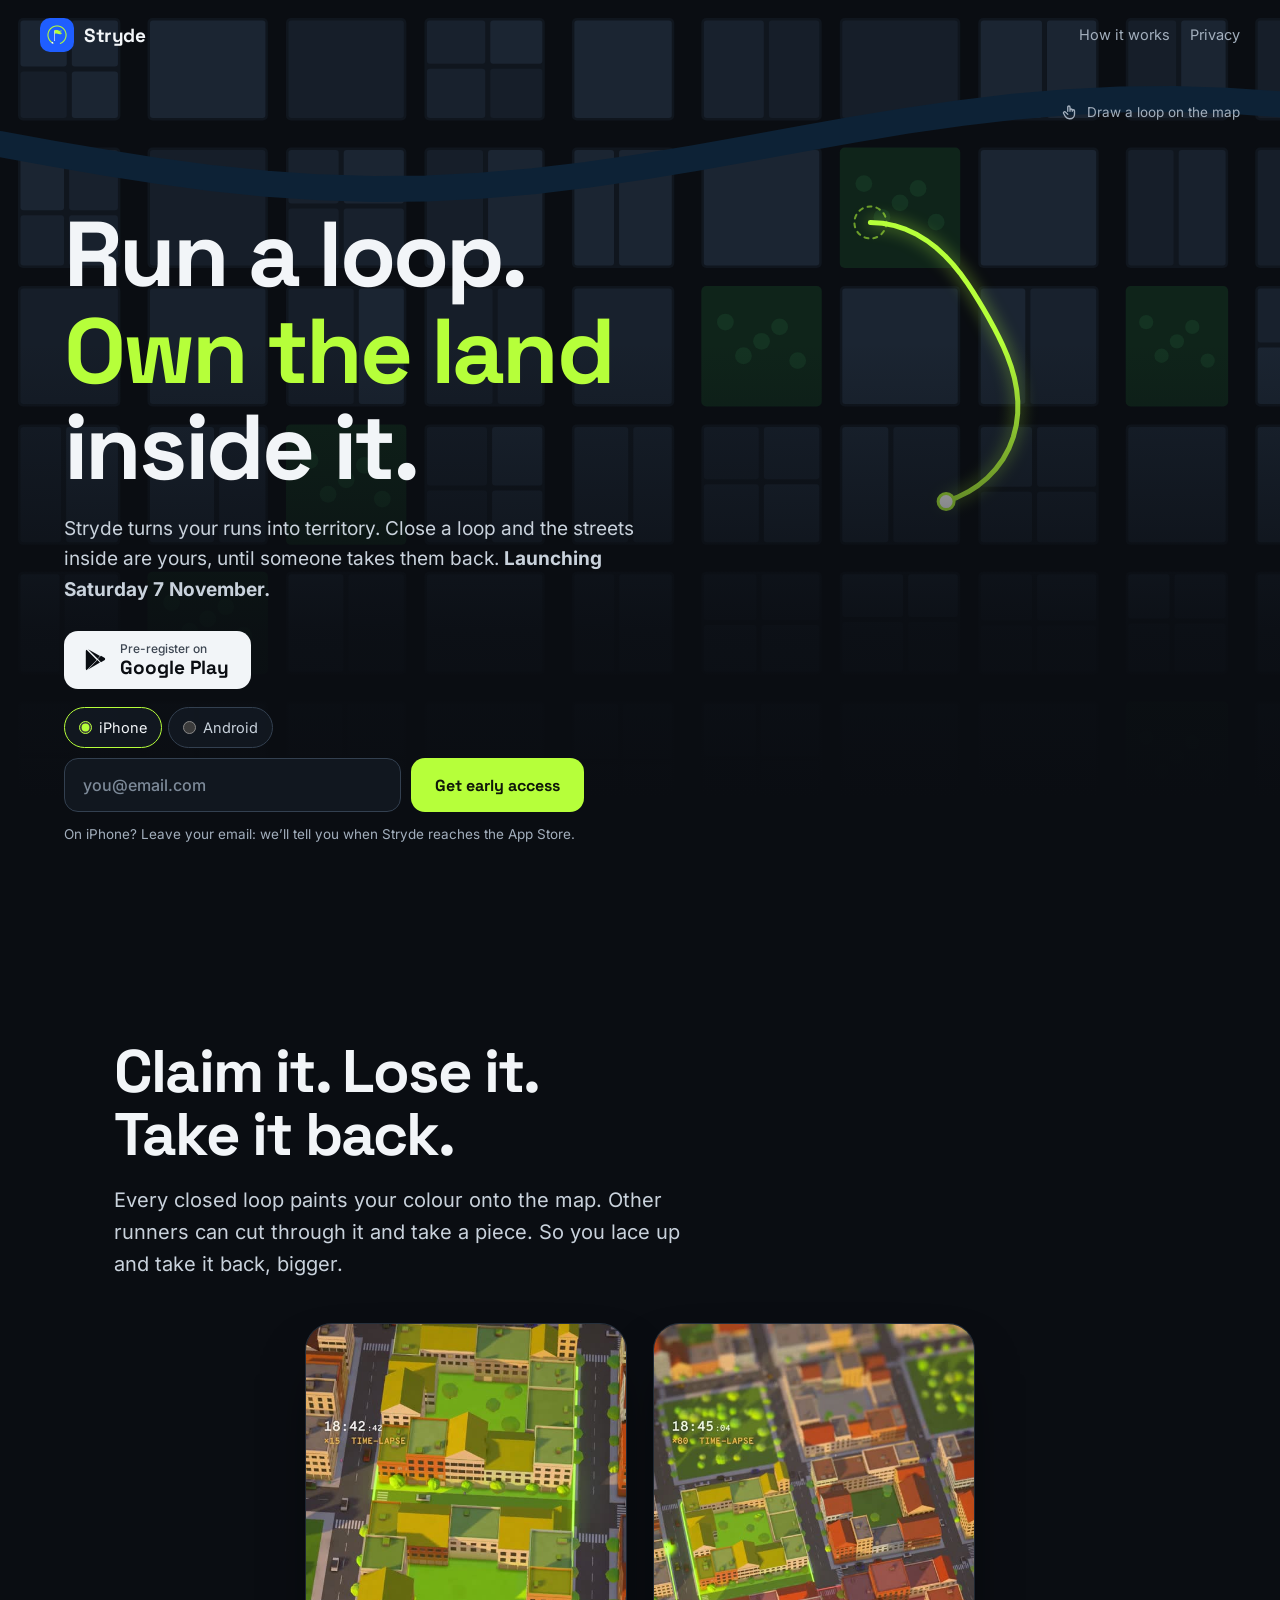
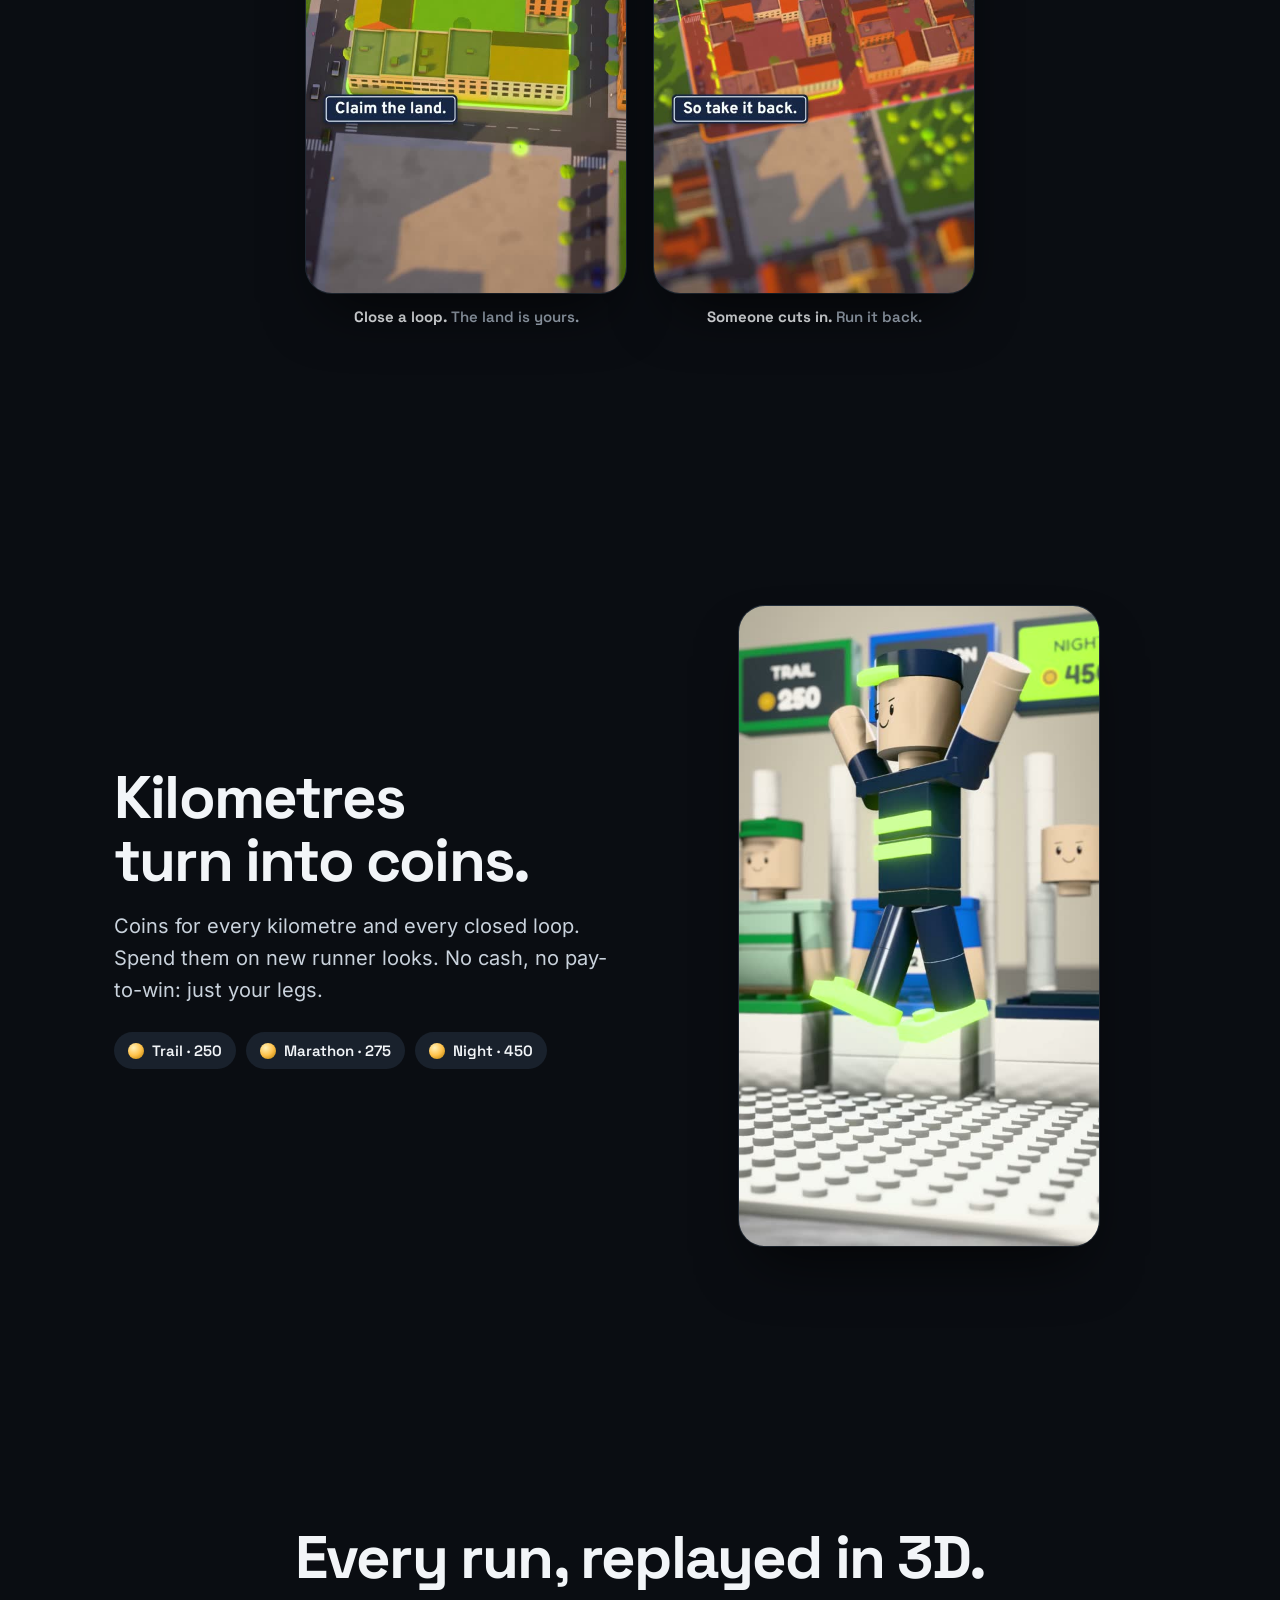
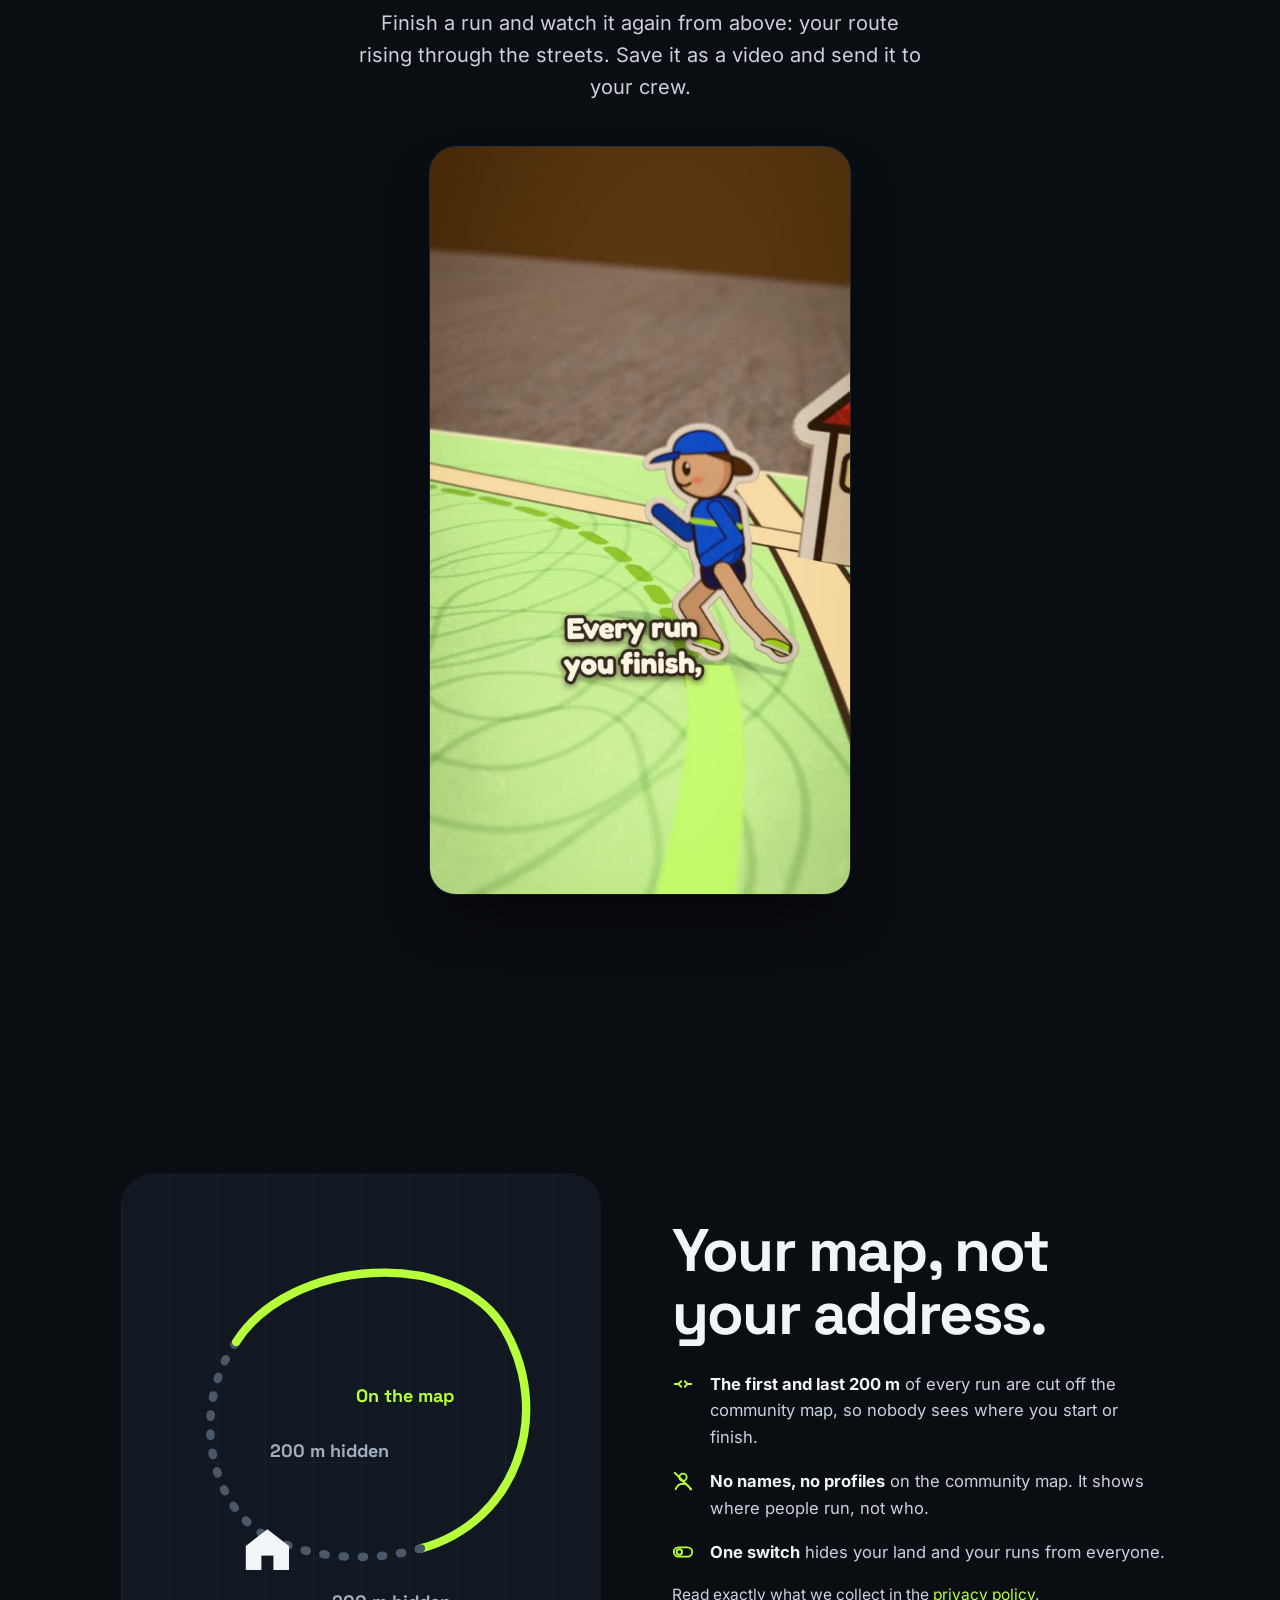
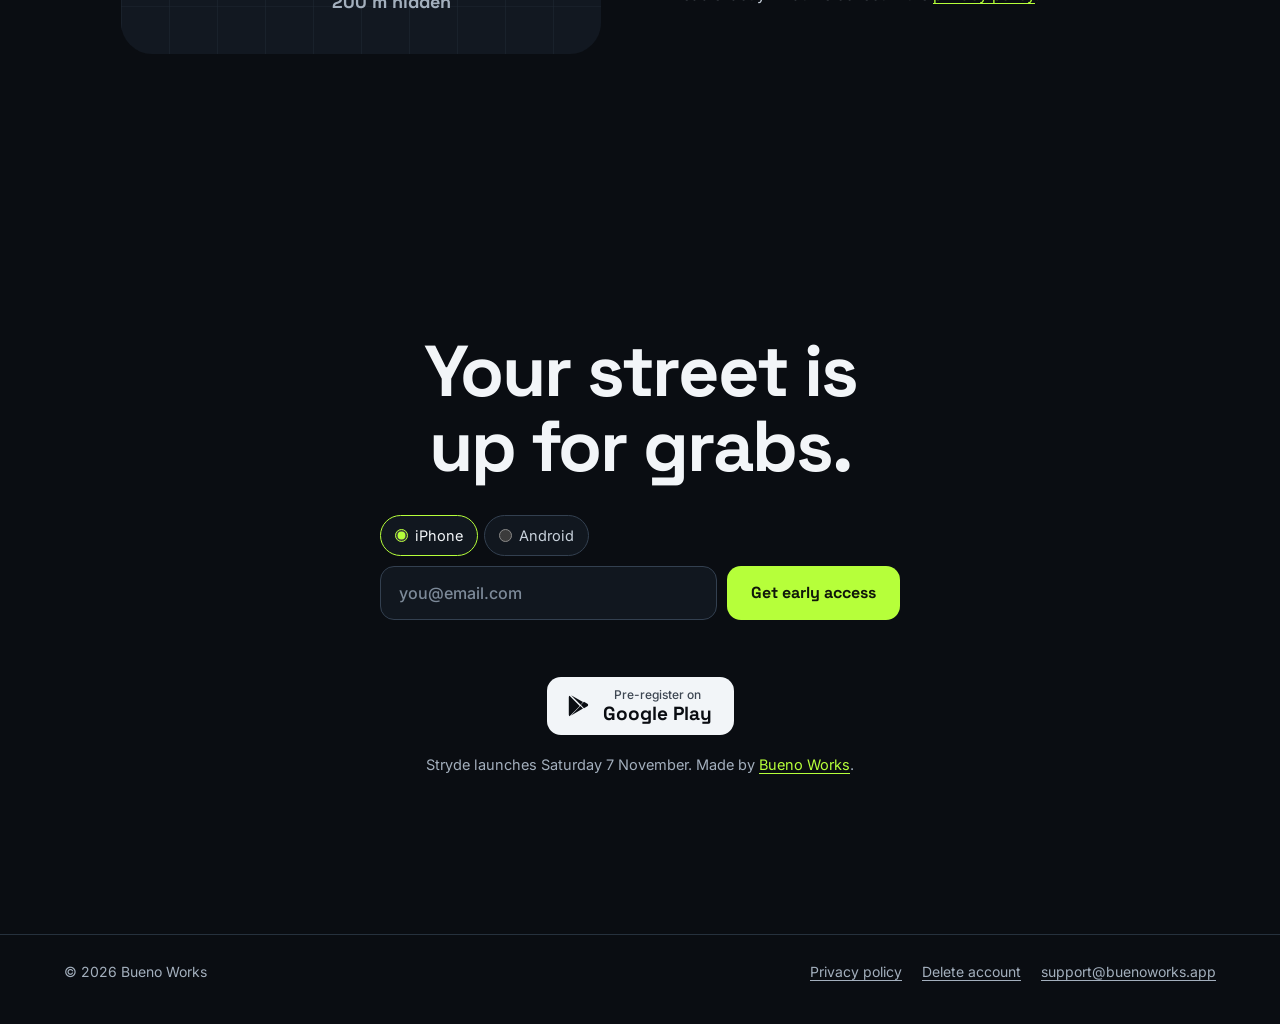
<file: index.html>
<!doctype html>
<html lang="en"><head>
<meta charset="utf-8"><meta name="viewport" content="width=device-width,initial-scale=1,viewport-fit=cover">
<title>Stryde · Run a loop, own the land inside it</title>
<meta name="description" content="Stryde turns your runs into territory. Close a loop and the streets inside are yours, until someone takes them back. Coming soon.">
<meta name="theme-color" content="#0a0d12">
<meta property="og:title" content="Stryde · Run a loop, own the land inside it">
<meta property="og:description" content="Close a loop on a run and the land inside it is yours. Coins, avatars, rivals, 3D replays. Coming soon.">
<meta property="og:image" content="https://stryde.buenoworks.app/media/claim.jpg">
<meta property="og:url" content="https://stryde.buenoworks.app/">
<link rel="icon" href="/logo.png">
<link rel="preload" href="/fonts/space-grotesk.woff2" as="font" type="font/woff2" crossorigin>
<link rel="stylesheet" href="/style.css">
<script>document.documentElement.classList.add('js')</script>
<script async src="https://www.googletagmanager.com/gtag/js?id=G-XP8HQCZ71S"></script><script>window.dataLayer=window.dataLayer||[];function gtag(){dataLayer.push(arguments)}gtag('js',new Date());gtag('config','G-XP8HQCZ71S');document.addEventListener('click',e=>{const a=e.target.closest&&e.target.closest('a[href*="play.google.com"],a[href^="/play"],a[href^="intent:"]');if(a)gtag('event','click_get_app',{link_url:a.href.slice(0,100)})});</script>
</head><body>

<header class="bar">
  <a class="brand" href="/"><img src="/logo.png" alt="">Stryde</a>
  <nav><a href="#how">How it works</a><a href="/privacy/">Privacy</a></nav>
</header>

<main>
<section class="hero" aria-labelledby="h1">
  <div class="map" id="map" role="img" aria-label="A dark city map. Draw a closed loop with your finger or mouse and the land inside it turns lime: that's how you claim territory in Stryde."><canvas></canvas></div>
  <p class="hint" id="hint"><svg viewBox="0 0 24 24" fill="none" stroke="currentColor" stroke-width="1.8" stroke-linecap="round" aria-hidden="true"><path d="M9 11V5.5a1.5 1.5 0 0 1 3 0V11m0-1.5a1.5 1.5 0 0 1 3 0V11m0-.5a1.5 1.5 0 0 1 3 0V15a6 6 0 0 1-6 6h-1a6 6 0 0 1-5-2.7L3.6 14a1.5 1.5 0 0 1 2.4-1.8L9 15"/></svg>Draw a loop on the map</p>
  <div class="toast" id="toast" aria-live="polite"></div>
  <div class="pitch">
    <h1 id="h1">Run a loop.<br><em>Own the land</em> inside it.</h1>
    <p class="lede">Stryde turns your runs into territory. Close a loop and the streets inside are yours, until someone takes them back. <b>Launching Saturday 7 November.</b></p>
    <a class="play" href="https://play.google.com/store/apps/details?id=io.stepearn.step_earn&amp;utm_source=website&amp;utm_campaign=prereg" target="_blank" rel="noopener"><svg viewBox="0 0 24 24" aria-hidden="true"><path fill="currentColor" d="M4.2 2.6 13.6 12l-9.4 9.4c-.4-.2-.7-.7-.7-1.3V3.9c0-.6.3-1.1.7-1.3Zm10.7 8.1 2.6-2.6 3.2 1.8c.9.5.9 1.8 0 2.3l-3.2 1.8-2.6-2.6v-.7Zm-.7 1.3 2.4 2.4-11 6.3 8.6-8.7Zm0-1.3L5.6 2.1l11 6.3-2.4 2.6Z"/></svg><span><small>Pre-register on</small>Google Play</span></a>
    <form class="join" data-source="stryde-hero" novalidate>
      <label class="sr-only" for="email1">Email address</label>
      <input id="email1" type="email" name="email" placeholder="you@email.com" autocomplete="email" required>
      <input class="trap" type="text" name="company" tabindex="-1" autocomplete="off" aria-hidden="true">
      <fieldset class="os"><legend class="sr-only">Your phone</legend><label><input type="radio" name="os" value="iphone" checked>iPhone</label><label><input type="radio" name="os" value="android">Android</label></fieldset>
      <button type="submit">Get early access</button>
    </form>
    <p class="join-note" aria-live="polite">On iPhone? Leave your email: we’ll tell you when Stryde reaches the App Store.</p>
  </div>
</section>

<section class="story" id="how">
  <div class="reveal">
    <h2>Claim it. Lose it.<br>Take it back.</h2>
    <p class="big">Every closed loop paints your colour onto the map. Other runners can cut through it and take a piece. So you lace up and take it back, bigger.</p>
  </div>
  <div class="duo reveal">
    <figure><div class="clip"><video src="/media/claim.mp4" poster="/media/claim.jpg" muted loop playsinline preload="none" aria-label="A runner closes a loop and the blocks inside turn lime"></video></div><figcaption><b>Close a loop.</b> The land is yours.</figcaption></figure>
    <figure><div class="clip"><video src="/media/retake.mp4" poster="/media/retake.jpg" muted loop playsinline preload="none" aria-label="A rival takes part of the land and the runner takes it back with a bigger loop"></video></div><figcaption><b>Someone cuts in.</b> Run it back.</figcaption></figure>
  </div>
</section>

<section class="story">
  <div class="split">
    <div class="reveal">
      <h2>Kilometres turn into coins.</h2>
      <p class="big">Coins for every kilometre and every closed loop. Spend them on new runner looks. No cash, no pay-to-win: just your legs.</p>
      <ul class="prices" aria-label="Runner avatars and their prices">
        <li><span class="coin" aria-hidden="true"></span>Trail · 250</li>
        <li><span class="coin" aria-hidden="true"></span>Marathon · 275</li>
        <li><span class="coin" aria-hidden="true"></span>Night · 450</li>
      </ul>
    </div>
    <div class="clip reveal"><video src="/media/avatars.mp4" poster="/media/avatars.jpg" muted loop playsinline preload="none" aria-label="A new runner look snaps together piece by piece"></video></div>
  </div>
</section>

<section class="story wide">
  <div class="reveal">
    <h2>Every run, replayed in 3D.</h2>
    <p class="big">Finish a run and watch it again from above: your route rising through the streets. Save it as a video and send it to your crew.</p>
  </div>
  <div class="clip reveal"><video src="/media/replay.mp4" poster="/media/replay.jpg" muted loop playsinline preload="none" aria-label="A run replayed as a 3D landscape with the runner retracing the route"></video></div>
</section>

<section class="story">
  <div class="split flip">
    <div class="reveal">
      <h2>Your map, not your address.</h2>
      <ul class="facts">
        <li><svg viewBox="0 0 24 24" fill="none" stroke="currentColor" stroke-width="2" stroke-linecap="round" stroke-linejoin="round" aria-hidden="true"><path d="M3 12h4m10 0h4M7 12l3-3m-3 3 3 3m7-3-3-3m3 3-3 3"/></svg><span><b>The first and last 200 m</b> of every run are cut off the community map, so nobody sees where you start or finish.</span></li>
        <li><svg viewBox="0 0 24 24" fill="none" stroke="currentColor" stroke-width="2" stroke-linecap="round" stroke-linejoin="round" aria-hidden="true"><circle cx="12" cy="8" r="4"/><path d="M4 21c1.5-4 4.5-6 8-6s6.5 2 8 6M3 3l18 18"/></svg><span><b>No names, no profiles</b> on the community map. It shows where people run, not who.</span></li>
        <li><svg viewBox="0 0 24 24" fill="none" stroke="currentColor" stroke-width="2" stroke-linecap="round" stroke-linejoin="round" aria-hidden="true"><rect x="2" y="7" width="20" height="10" rx="5"/><circle cx="8" cy="12" r="3"/></svg><span><b>One switch</b> hides your land and your runs from everyone.</span></li>
      </ul>
      <p class="big" style="font-size:15.5px">Read exactly what we collect in the <a href="/privacy/">privacy policy</a>.</p>
    </div>
    <svg class="diagram reveal" viewBox="0 0 400 400" role="img" aria-label="A run that starts and ends at a house. The 200 metres nearest the house at both ends are hidden; only the middle of the run appears on the map.">
      <defs><pattern id="g" width="40" height="40" patternUnits="userSpaceOnUse"><path d="M40 0H0v40" fill="none" stroke="#1d2631" stroke-width="1"/></pattern></defs>
      <rect width="400" height="400" rx="26" fill="#121821"/><rect width="400" height="400" rx="26" fill="url(#g)"/>
      <path d="M118 300 C 70 270 60 190 96 140" fill="none" stroke="#4a5868" stroke-width="7" stroke-linecap="round" stroke-dasharray="2 14"/>
      <path d="M96 140 C 140 70 280 60 320 130 C 360 200 330 290 250 312" fill="none" stroke="#b6ff3a" stroke-width="7" stroke-linecap="round"/>
      <path d="M250 312 C 200 326 150 318 118 300" fill="none" stroke="#4a5868" stroke-width="7" stroke-linecap="round" stroke-dasharray="2 14"/>
      <g transform="translate(104 296)"><path d="M0 14 18 0l18 14v20H0z" fill="#f2f5f8"/><rect x="13" y="22" width="10" height="12" fill="#121821"/></g>
      <g font-family="Space Grotesk, sans-serif" font-size="15" font-weight="700"><text x="124" y="236" fill="#a3afbd">200 m hidden</text><text x="176" y="362" fill="#a3afbd">200 m hidden</text><text x="196" y="190" fill="#b6ff3a">On the map</text></g>
    </svg>
  </div>
</section>

<section class="story close" id="join">
  <div class="reveal">
    <h2>Your street is<br>up for grabs.</h2>
    <form class="join" data-source="stryde-footer" novalidate>
      <label class="sr-only" for="email2">Email address</label>
      <input id="email2" type="email" name="email" placeholder="you@email.com" autocomplete="email" required>
      <input class="trap" type="text" name="company" tabindex="-1" autocomplete="off" aria-hidden="true">
      <fieldset class="os"><legend class="sr-only">Your phone</legend><label><input type="radio" name="os" value="iphone" checked>iPhone</label><label><input type="radio" name="os" value="android">Android</label></fieldset>
      <button type="submit">Get early access</button>
    </form>
    <p class="join-note" aria-live="polite"></p>
    <a class="play" href="https://play.google.com/store/apps/details?id=io.stepearn.step_earn&amp;utm_source=website&amp;utm_campaign=prereg" target="_blank" rel="noopener"><svg viewBox="0 0 24 24" aria-hidden="true"><path fill="currentColor" d="M4.2 2.6 13.6 12l-9.4 9.4c-.4-.2-.7-.7-.7-1.3V3.9c0-.6.3-1.1.7-1.3Zm10.7 8.1 2.6-2.6 3.2 1.8c.9.5.9 1.8 0 2.3l-3.2 1.8-2.6-2.6v-.7Zm-.7 1.3 2.4 2.4-11 6.3 8.6-8.7Zm0-1.3L5.6 2.1l11 6.3-2.4 2.6Z"/></svg><span><small>Pre-register on</small>Google Play</span></a>
    <p class="soon">Stryde launches Saturday 7 November. Made by <a href="https://buenoworks.app">Bueno Works</a>.</p>
  </div>
</section>
</main>

<footer class="site-foot">
  <span>© 2026 Bueno Works</span>
  <nav><a href="/privacy/">Privacy policy</a><a href="/delete-account/">Delete account</a><a href="mailto:support@buenoworks.app">support@buenoworks.app</a></nav>
</footer>

<script src="/config.js"></script>
<script src="/app.js"></script>
</body></html>
</file>
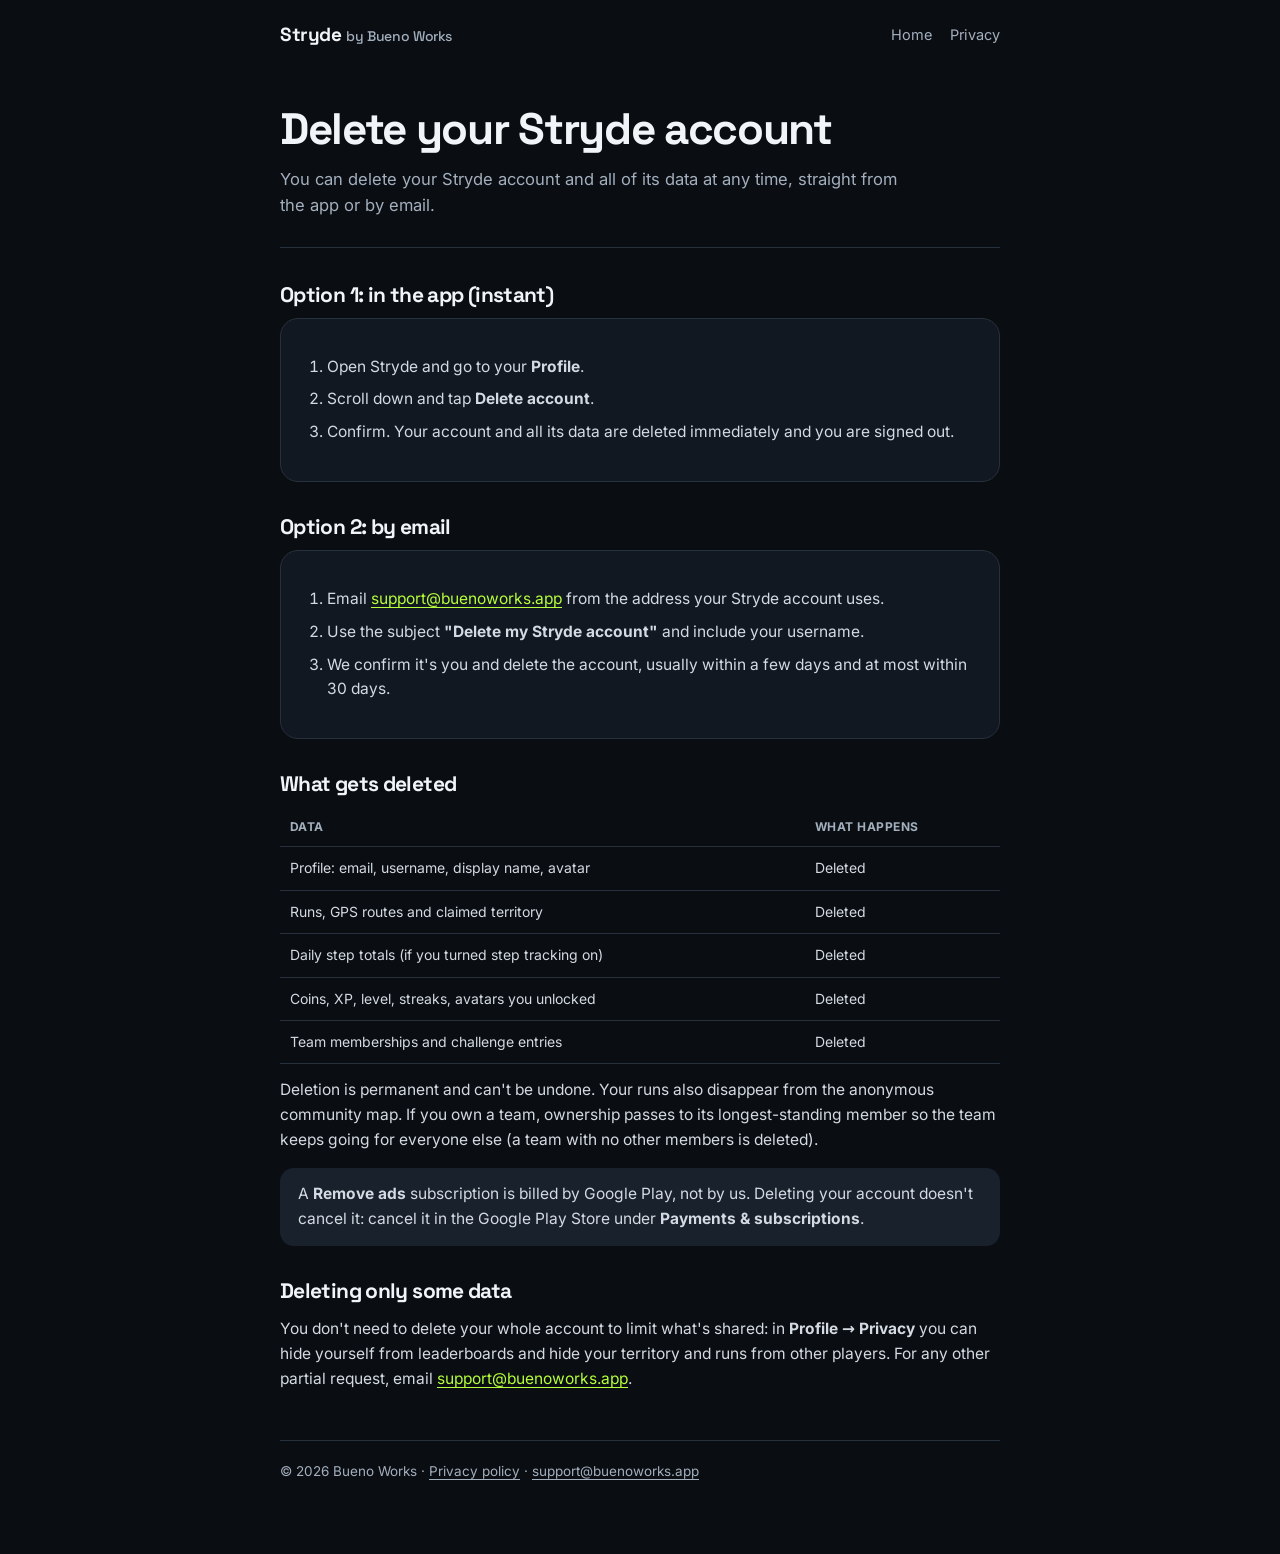
<file: delete-account/index.html>
<!doctype html>
<html lang="en"><head>
<meta charset="utf-8"><meta name="viewport" content="width=device-width,initial-scale=1">
<title>Delete your Stryde account · Stryde</title>
<meta name="description" content="How to delete your Stryde account and all its data, in the app or by email.">
<link rel="icon" href="/logo.png">
<link rel="stylesheet" href="/style.css">
<script async src="https://www.googletagmanager.com/gtag/js?id=G-XP8HQCZ71S"></script><script>window.dataLayer=window.dataLayer||[];function gtag(){dataLayer.push(arguments)}gtag('js',new Date());gtag('config','G-XP8HQCZ71S');document.addEventListener('click',e=>{const a=e.target.closest&&e.target.closest('a[href*="play.google.com"],a[href^="/play"],a[href^="intent:"]');if(a)gtag('event','click_get_app',{link_url:a.href.slice(0,100)})});</script>
</head><body><div class="wrap">
<header class="top"><a class="wordmark" href="/">Stryde <span style="font-weight:500;color:var(--muted);font-size:14px">by Bueno Works</span></a><nav><a href="/">Home</a><a href="/privacy/">Privacy</a></nav></header>
<div class="hero">
  <h1>Delete your Stryde account</h1>
  <p>You can delete your Stryde account and all of its data at any time, straight from the app or by email.</p>
</div>

<section>
  <h2>Option 1: in the app (instant)</h2>
  <div class="card"><ol>
    <li>Open Stryde and go to your <b>Profile</b>.</li>
    <li>Scroll down and tap <b>Delete account</b>.</li>
    <li>Confirm. Your account and all its data are deleted immediately and you are signed out.</li>
  </ol></div>
</section>

<section>
  <h2>Option 2: by email</h2>
  <div class="card"><ol>
    <li>Email <a href="mailto:support@buenoworks.app?subject=Delete%20my%20Stryde%20account">support@buenoworks.app</a> from the address your Stryde account uses.</li>
    <li>Use the subject <b>"Delete my Stryde account"</b> and include your username.</li>
    <li>We confirm it's you and delete the account, usually within a few days and at most within 30 days.</li>
  </ol></div>
</section>

<section>
  <h2>What gets deleted</h2>
  <div class="table-wrap"><table>
    <tr><th>Data</th><th>What happens</th></tr>
    <tr><td>Profile: email, username, display name, avatar</td><td>Deleted</td></tr>
    <tr><td>Runs, GPS routes and claimed territory</td><td>Deleted</td></tr>
    <tr><td>Daily step totals (if you turned step tracking on)</td><td>Deleted</td></tr>
    <tr><td>Coins, XP, level, streaks, avatars you unlocked</td><td>Deleted</td></tr>
    <tr><td>Team memberships and challenge entries</td><td>Deleted</td></tr>
  </table></div>
  <p style="margin-top:14px">Deletion is permanent and can't be undone. Your runs also disappear from the anonymous community map. If you own a team, ownership passes to its longest-standing member so the team keeps going for everyone else (a team with no other members is deleted).</p>
  <p class="note">A <b>Remove ads</b> subscription is billed by Google Play, not by us. Deleting your account doesn't cancel it: cancel it in the Google Play Store under <b>Payments &amp; subscriptions</b>.</p>
</section>

<section>
  <h2>Deleting only some data</h2>
  <p>You don't need to delete your whole account to limit what's shared: in <b>Profile → Privacy</b> you can hide yourself from leaderboards and hide your territory and runs from other players. For any other partial request, email <a href="mailto:support@buenoworks.app">support@buenoworks.app</a>.</p>
</section>

<footer>© 2026 Bueno Works · <a href="/privacy/">Privacy policy</a> · <a href="mailto:support@buenoworks.app">support@buenoworks.app</a></footer>
</div></body></html>
</file>
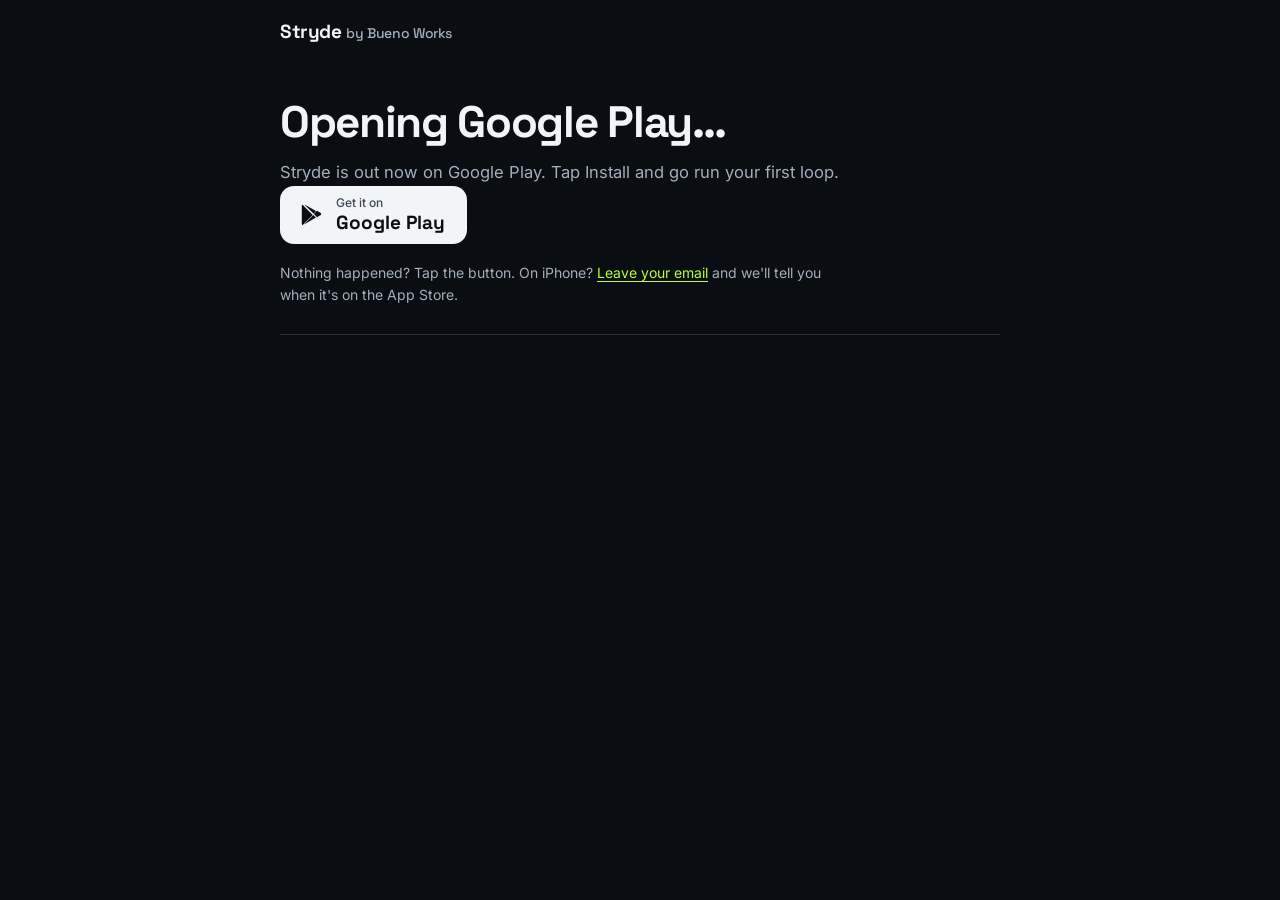
<file: play/index.html>
<!doctype html>
<html lang="en"><head><meta charset="utf-8"><meta name="viewport" content="width=device-width,initial-scale=1"><title>Get Stryde · Google Play</title><link rel="icon" href="/logo.png">
<meta name="theme-color" content="#0a0d12">
<link rel="stylesheet" href="/style.css"><script async src="https://www.googletagmanager.com/gtag/js?id=G-XP8HQCZ71S"></script><script>window.dataLayer=window.dataLayer||[];function gtag(){dataLayer.push(arguments)}gtag('js',new Date());gtag('config','G-XP8HQCZ71S');document.addEventListener('click',e=>{const a=e.target.closest&&e.target.closest('a[href*="play.google.com"],a[href^="/play"],a[href^="intent:"]');if(a)gtag('event','click_get_app',{link_url:a.href.slice(0,100)})});</script>
</head>
<body><div class="wrap"><header class="top"><a class="wordmark" href="/">Stryde <span style="font-weight:500;color:var(--muted);font-size:14px">by Bueno Works</span></a></header>
<div class="hero"><h1>Opening Google Play…</h1><p>Stryde is out now on Google Play. Tap Install and go run your first loop.</p>
<a class="play" href="https://play.google.com/store/apps/details?id=io.stepearn.step_earn&amp;referrer=utm_source%3Dinstagram%26utm_medium%3Dbio%26utm_campaign%3Dlaunch"><svg viewBox="0 0 24 24" aria-hidden="true"><path fill="currentColor" d="M4.2 2.6 13.6 12l-9.4 9.4c-.4-.2-.7-.7-.7-1.3V3.9c0-.6.3-1.1.7-1.3Zm10.7 8.1 2.6-2.6 3.2 1.8c.9.5.9 1.8 0 2.3l-3.2 1.8-2.6-2.6v-.7Zm-.7 1.3 2.4 2.4-11 6.3 8.6-8.7Zm0-1.3L5.6 2.1l11 6.3-2.4 2.6Z"/></svg><span><small>Get it on</small>Google Play</span></a>
<p style="color:var(--muted);font-size:14px">Nothing happened? Tap the button. On iPhone? <a href="/#join">Leave your email</a> and we'll tell you when it's on the App Store.</p></div></div>
<script>
// Instagram's in-app browser can't install from the Play web page; an intent: link opens the Play Store app.
(() => {
  const a = document.querySelector('a.play');
  // Forward the visitor's own utm_* tags (e.g. ?utm_source=youtube&utm_medium=longform) in Play's referrer format, so installs are attributed.
  const q = new URLSearchParams(location.search), u = new URL(a.href), r = new URLSearchParams(u.searchParams.get('referrer') || '');
  for (const k of ['utm_source', 'utm_medium', 'utm_campaign', 'utm_content']) if (q.get(k)) r.set(k, q.get(k).slice(0, 60));
  u.searchParams.set('referrer', r.toString()); a.href = u.toString();
  const web = a.href;
  if (!/Android/i.test(navigator.userAgent)) return;
  a.href = `intent://details?${new URL(web).search.slice(1)}#Intent;scheme=market;package=com.android.vending;S.browser_fallback_url=${encodeURIComponent(web)};end`;
  // Let Analytics log the visit (with its utm tags) before leaving for the Play Store.
  let gone = false; const go = () => { if (!gone) { gone = true; location.href = a.href; } };
  if (window.gtag) gtag('event', 'play_redirect', { event_callback: go }); setTimeout(go, 1200);
})();
</script></body></html>
</file>
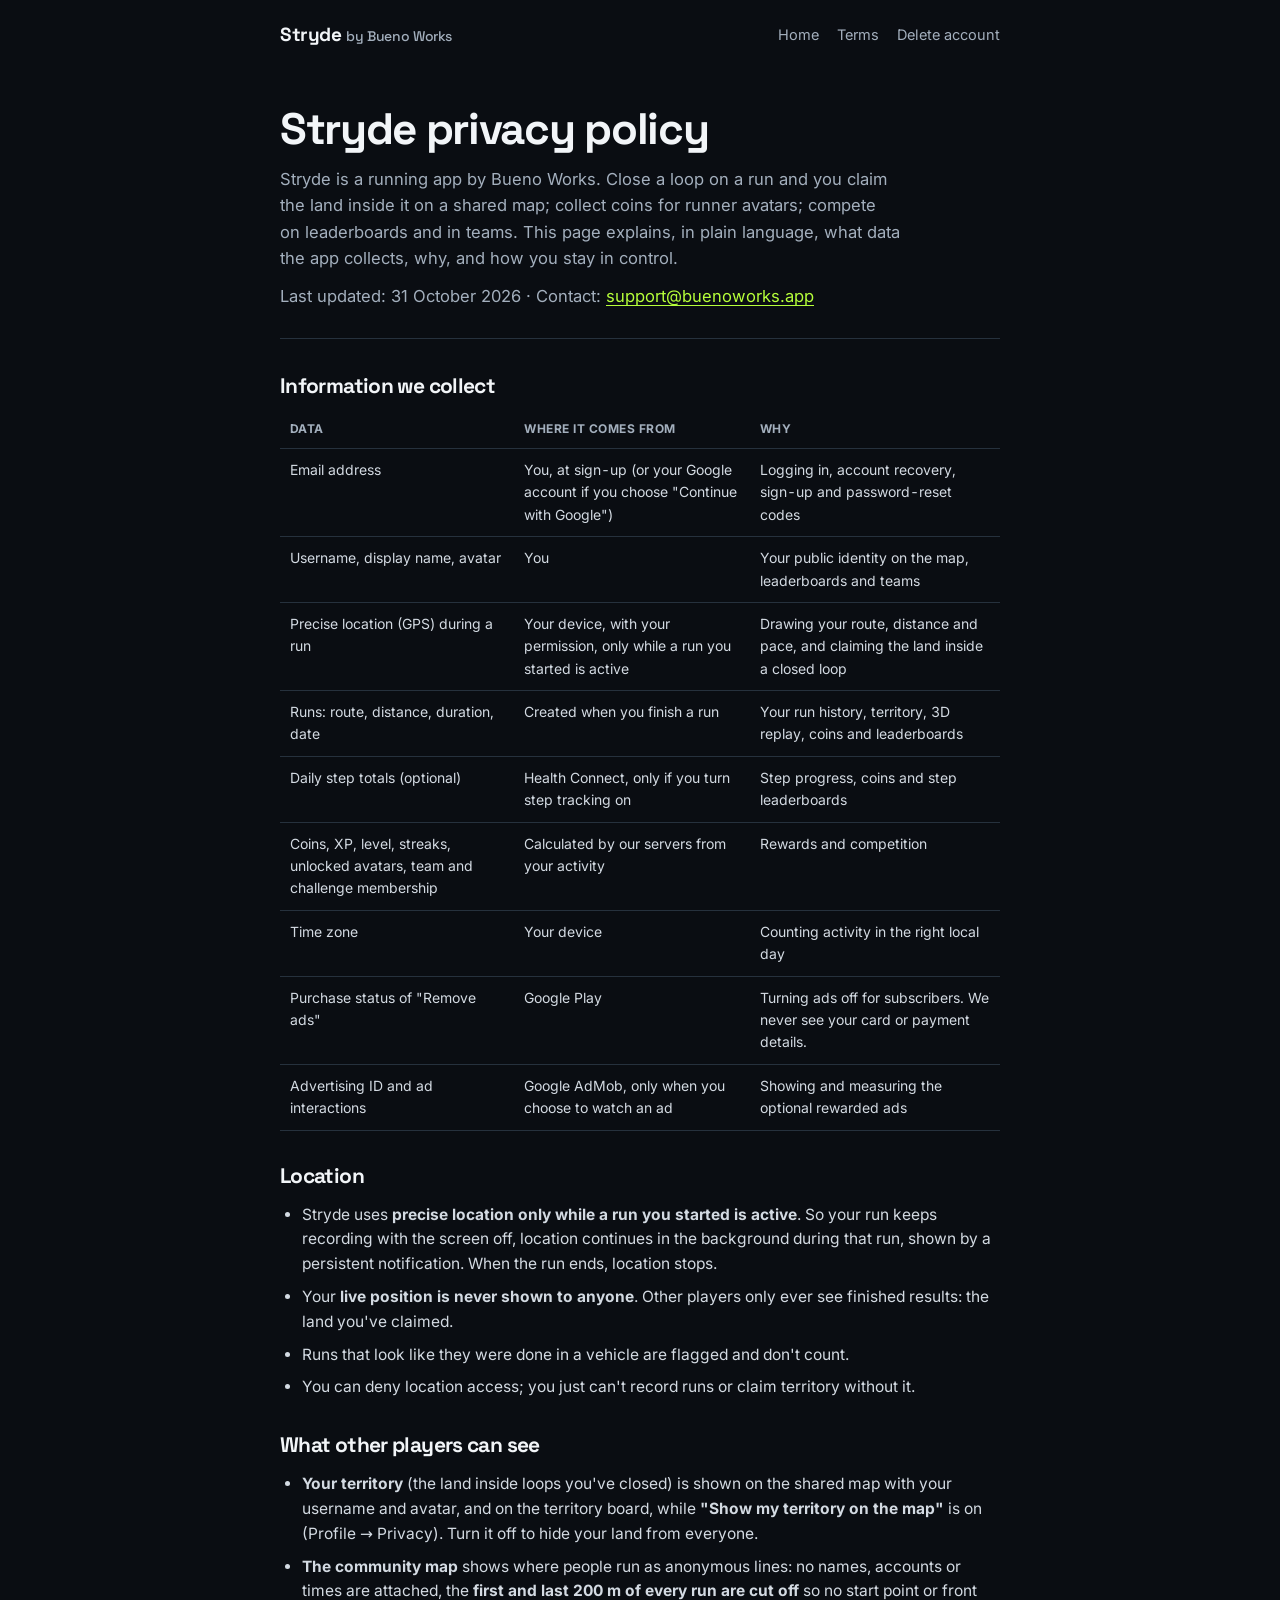
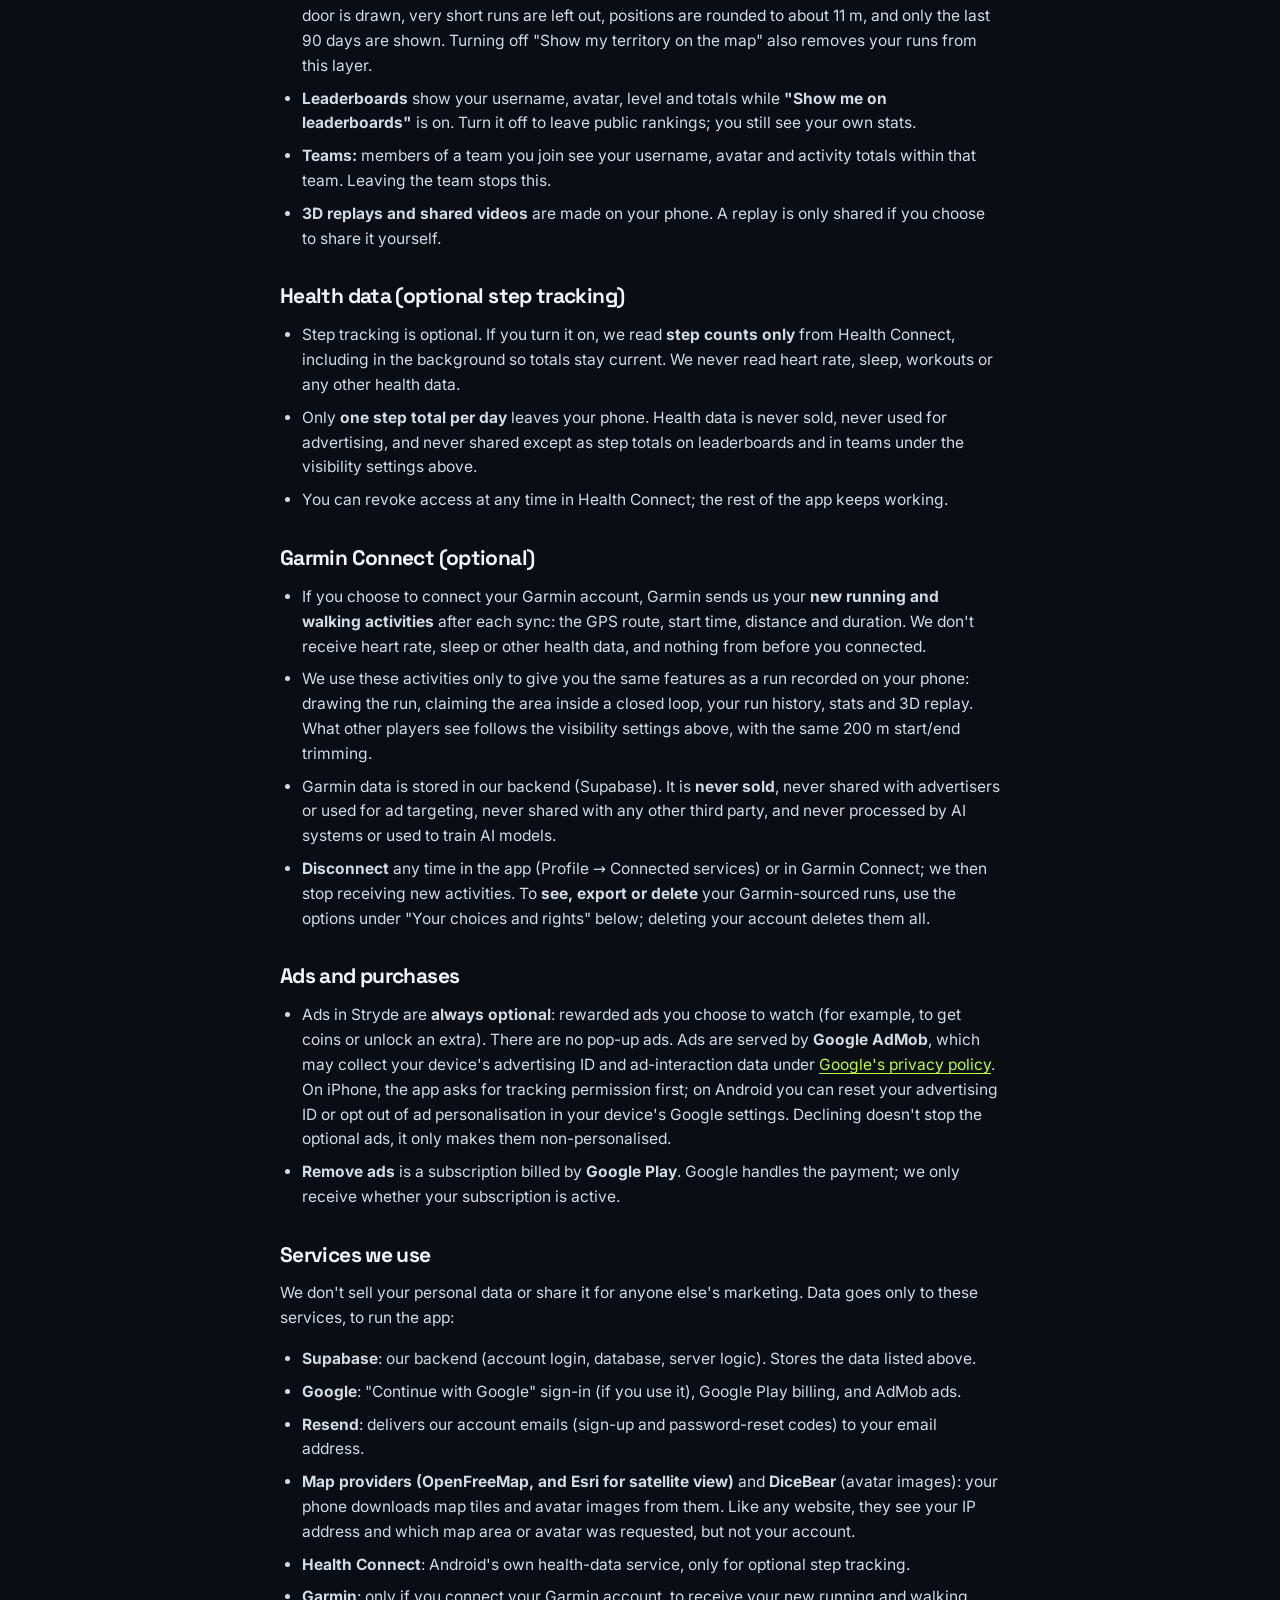
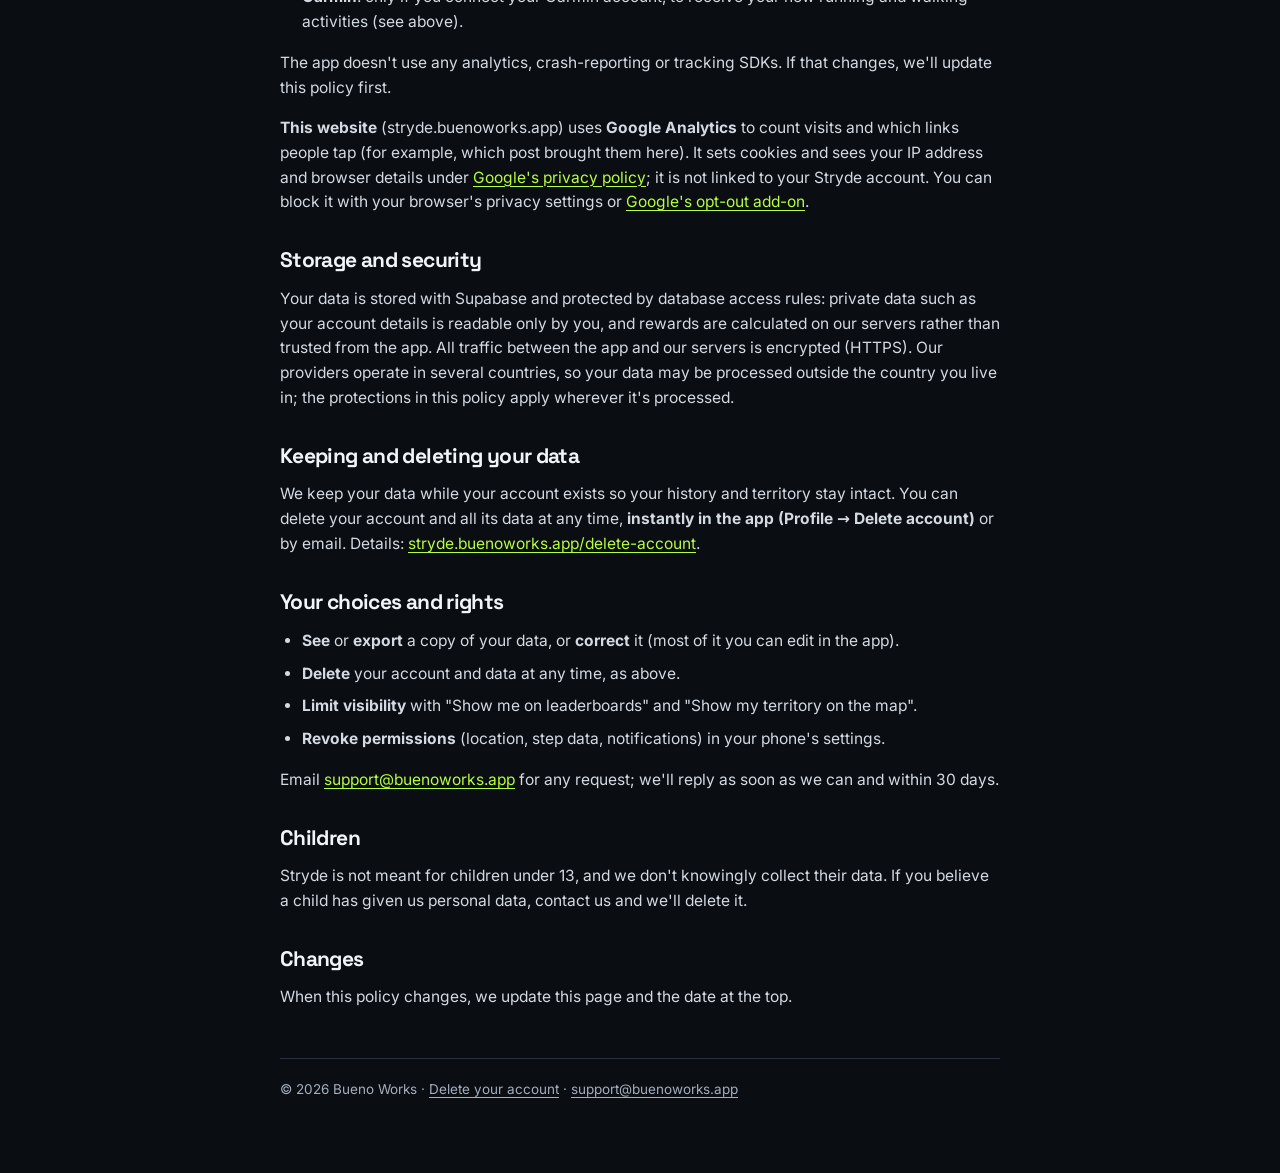
<file: privacy/index.html>
<!doctype html>
<html lang="en"><head>
<meta charset="utf-8"><meta name="viewport" content="width=device-width,initial-scale=1">
<title>Stryde privacy policy · Stryde</title>
<meta name="description" content="What data the Stryde running app collects, why, who it's shared with, and how you stay in control.">
<link rel="icon" href="/logo.png">
<link rel="stylesheet" href="/style.css">
<script async src="https://www.googletagmanager.com/gtag/js?id=G-XP8HQCZ71S"></script><script>window.dataLayer=window.dataLayer||[];function gtag(){dataLayer.push(arguments)}gtag('js',new Date());gtag('config','G-XP8HQCZ71S');document.addEventListener('click',e=>{const a=e.target.closest&&e.target.closest('a[href*="play.google.com"],a[href^="/play"],a[href^="intent:"]');if(a)gtag('event','click_get_app',{link_url:a.href.slice(0,100)})});</script>
</head><body><div class="wrap">
<header class="top"><a class="wordmark" href="/">Stryde <span style="font-weight:500;color:var(--muted);font-size:14px">by Bueno Works</span></a><nav><a href="/">Home</a><a href="/terms/">Terms</a><a href="/delete-account/">Delete account</a></nav></header>
<div class="hero">
  <h1>Stryde privacy policy</h1>
  <p>Stryde is a running app by Bueno Works. Close a loop on a run and you claim the land inside it on a shared map; collect coins for runner avatars; compete on leaderboards and in teams. This page explains, in plain language, what data the app collects, why, and how you stay in control.</p>
  <p class="meta">Last updated: 31 October 2026 · Contact: <a href="mailto:support@buenoworks.app">support@buenoworks.app</a></p>
</div>

<section>
  <h2>Information we collect</h2>
  <div class="table-wrap"><table>
    <tr><th>Data</th><th>Where it comes from</th><th>Why</th></tr>
    <tr><td>Email address</td><td>You, at sign-up (or your Google account if you choose "Continue with Google")</td><td>Logging in, account recovery, sign-up and password-reset codes</td></tr>
    <tr><td>Username, display name, avatar</td><td>You</td><td>Your public identity on the map, leaderboards and teams</td></tr>
    <tr><td>Precise location (GPS) during a run</td><td>Your device, with your permission, only while a run you started is active</td><td>Drawing your route, distance and pace, and claiming the land inside a closed loop</td></tr>
    <tr><td>Runs: route, distance, duration, date</td><td>Created when you finish a run</td><td>Your run history, territory, 3D replay, coins and leaderboards</td></tr>
    <tr><td>Daily step totals (optional)</td><td>Health Connect, only if you turn step tracking on</td><td>Step progress, coins and step leaderboards</td></tr>
    <tr><td>Coins, XP, level, streaks, unlocked avatars, team and challenge membership</td><td>Calculated by our servers from your activity</td><td>Rewards and competition</td></tr>
    <tr><td>Time zone</td><td>Your device</td><td>Counting activity in the right local day</td></tr>
    <tr><td>Purchase status of "Remove ads"</td><td>Google Play</td><td>Turning ads off for subscribers. We never see your card or payment details.</td></tr>
    <tr><td>Advertising ID and ad interactions</td><td>Google AdMob, only when you choose to watch an ad</td><td>Showing and measuring the optional rewarded ads</td></tr>
  </table></div>
</section>

<section>
  <h2>Location</h2>
  <ul>
    <li>Stryde uses <b>precise location only while a run you started is active</b>. So your run keeps recording with the screen off, location continues in the background during that run, shown by a persistent notification. When the run ends, location stops.</li>
    <li>Your <b>live position is never shown to anyone</b>. Other players only ever see finished results: the land you've claimed.</li>
    <li>Runs that look like they were done in a vehicle are flagged and don't count.</li>
    <li>You can deny location access; you just can't record runs or claim territory without it.</li>
  </ul>
</section>

<section>
  <h2>What other players can see</h2>
  <ul>
    <li><b>Your territory</b> (the land inside loops you've closed) is shown on the shared map with your username and avatar, and on the territory board, while <b>"Show my territory on the map"</b> is on (Profile → Privacy). Turn it off to hide your land from everyone.</li>
    <li><b>The community map</b> shows where people run as anonymous lines: no names, accounts or times are attached, the <b>first and last 200 m of every run are cut off</b> so no start point or front door is drawn, very short runs are left out, positions are rounded to about 11 m, and only the last 90 days are shown. Turning off "Show my territory on the map" also removes your runs from this layer.</li>
    <li><b>Leaderboards</b> show your username, avatar, level and totals while <b>"Show me on leaderboards"</b> is on. Turn it off to leave public rankings; you still see your own stats.</li>
    <li><b>Teams:</b> members of a team you join see your username, avatar and activity totals within that team. Leaving the team stops this.</li>
    <li><b>3D replays and shared videos</b> are made on your phone. A replay is only shared if you choose to share it yourself.</li>
  </ul>
</section>

<section>
  <h2>Health data (optional step tracking)</h2>
  <ul>
    <li>Step tracking is optional. If you turn it on, we read <b>step counts only</b> from Health Connect, including in the background so totals stay current. We never read heart rate, sleep, workouts or any other health data.</li>
    <li>Only <b>one step total per day</b> leaves your phone. Health data is never sold, never used for advertising, and never shared except as step totals on leaderboards and in teams under the visibility settings above.</li>
    <li>You can revoke access at any time in Health Connect; the rest of the app keeps working.</li>
  </ul>
</section>

<section>
  <h2>Garmin Connect (optional)</h2>
  <ul>
    <li>If you choose to connect your Garmin account, Garmin sends us your <b>new running and walking activities</b> after each sync: the GPS route, start time, distance and duration. We don't receive heart rate, sleep or other health data, and nothing from before you connected.</li>
    <li>We use these activities only to give you the same features as a run recorded on your phone: drawing the run, claiming the area inside a closed loop, your run history, stats and 3D replay. What other players see follows the visibility settings above, with the same 200 m start/end trimming.</li>
    <li>Garmin data is stored in our backend (Supabase). It is <b>never sold</b>, never shared with advertisers or used for ad targeting, never shared with any other third party, and never processed by AI systems or used to train AI models.</li>
    <li><b>Disconnect</b> any time in the app (Profile → Connected services) or in Garmin Connect; we then stop receiving new activities. To <b>see, export or delete</b> your Garmin-sourced runs, use the options under "Your choices and rights" below; deleting your account deletes them all.</li>
  </ul>
</section>

<section>
  <h2>Ads and purchases</h2>
  <ul>
    <li>Ads in Stryde are <b>always optional</b>: rewarded ads you choose to watch (for example, to get coins or unlock an extra). There are no pop-up ads. Ads are served by <b>Google AdMob</b>, which may collect your device's advertising ID and ad-interaction data under <a href="https://policies.google.com/privacy">Google's privacy policy</a>. On iPhone, the app asks for tracking permission first; on Android you can reset your advertising ID or opt out of ad personalisation in your device's Google settings. Declining doesn't stop the optional ads, it only makes them non-personalised.</li>
    <li><b>Remove ads</b> is a subscription billed by <b>Google Play</b>. Google handles the payment; we only receive whether your subscription is active.</li>
  </ul>
</section>

<section>
  <h2>Services we use</h2>
  <p>We don't sell your personal data or share it for anyone else's marketing. Data goes only to these services, to run the app:</p>
  <ul>
    <li><b>Supabase</b>: our backend (account login, database, server logic). Stores the data listed above.</li>
    <li><b>Google</b>: "Continue with Google" sign-in (if you use it), Google Play billing, and AdMob ads.</li>
    <li><b>Resend</b>: delivers our account emails (sign-up and password-reset codes) to your email address.</li>
    <li><b>Map providers (OpenFreeMap, and Esri for satellite view)</b> and <b>DiceBear</b> (avatar images): your phone downloads map tiles and avatar images from them. Like any website, they see your IP address and which map area or avatar was requested, but not your account.</li>
    <li><b>Health Connect</b>: Android's own health-data service, only for optional step tracking.</li>
    <li><b>Garmin</b>: only if you connect your Garmin account, to receive your new running and walking activities (see above).</li>
  </ul>
  <p>The app doesn't use any analytics, crash-reporting or tracking SDKs. If that changes, we'll update this policy first.</p>
  <p><b>This website</b> (stryde.buenoworks.app) uses <b>Google Analytics</b> to count visits and which links people tap (for example, which post brought them here). It sets cookies and sees your IP address and browser details under <a href="https://policies.google.com/privacy">Google's privacy policy</a>; it is not linked to your Stryde account. You can block it with your browser's privacy settings or <a href="https://tools.google.com/dlpage/gaoptout">Google's opt-out add-on</a>.</p>
</section>

<section>
  <h2>Storage and security</h2>
  <p>Your data is stored with Supabase and protected by database access rules: private data such as your account details is readable only by you, and rewards are calculated on our servers rather than trusted from the app. All traffic between the app and our servers is encrypted (HTTPS). Our providers operate in several countries, so your data may be processed outside the country you live in; the protections in this policy apply wherever it's processed.</p>
</section>

<section>
  <h2>Keeping and deleting your data</h2>
  <p>We keep your data while your account exists so your history and territory stay intact. You can delete your account and all its data at any time, <b>instantly in the app (Profile → Delete account)</b> or by email. Details: <a href="/delete-account/">stryde.buenoworks.app/delete-account</a>.</p>
</section>

<section>
  <h2>Your choices and rights</h2>
  <ul>
    <li><b>See</b> or <b>export</b> a copy of your data, or <b>correct</b> it (most of it you can edit in the app).</li>
    <li><b>Delete</b> your account and data at any time, as above.</li>
    <li><b>Limit visibility</b> with "Show me on leaderboards" and "Show my territory on the map".</li>
    <li><b>Revoke permissions</b> (location, step data, notifications) in your phone's settings.</li>
  </ul>
  <p>Email <a href="mailto:support@buenoworks.app">support@buenoworks.app</a> for any request; we'll reply as soon as we can and within 30 days.</p>
</section>

<section>
  <h2>Children</h2>
  <p>Stryde is not meant for children under 13, and we don't knowingly collect their data. If you believe a child has given us personal data, contact us and we'll delete it.</p>
</section>

<section>
  <h2>Changes</h2>
  <p>When this policy changes, we update this page and the date at the top.</p>
</section>

<footer>© 2026 Bueno Works · <a href="/delete-account/">Delete your account</a> · <a href="mailto:support@buenoworks.app">support@buenoworks.app</a></footer>
</div></body></html>
</file>
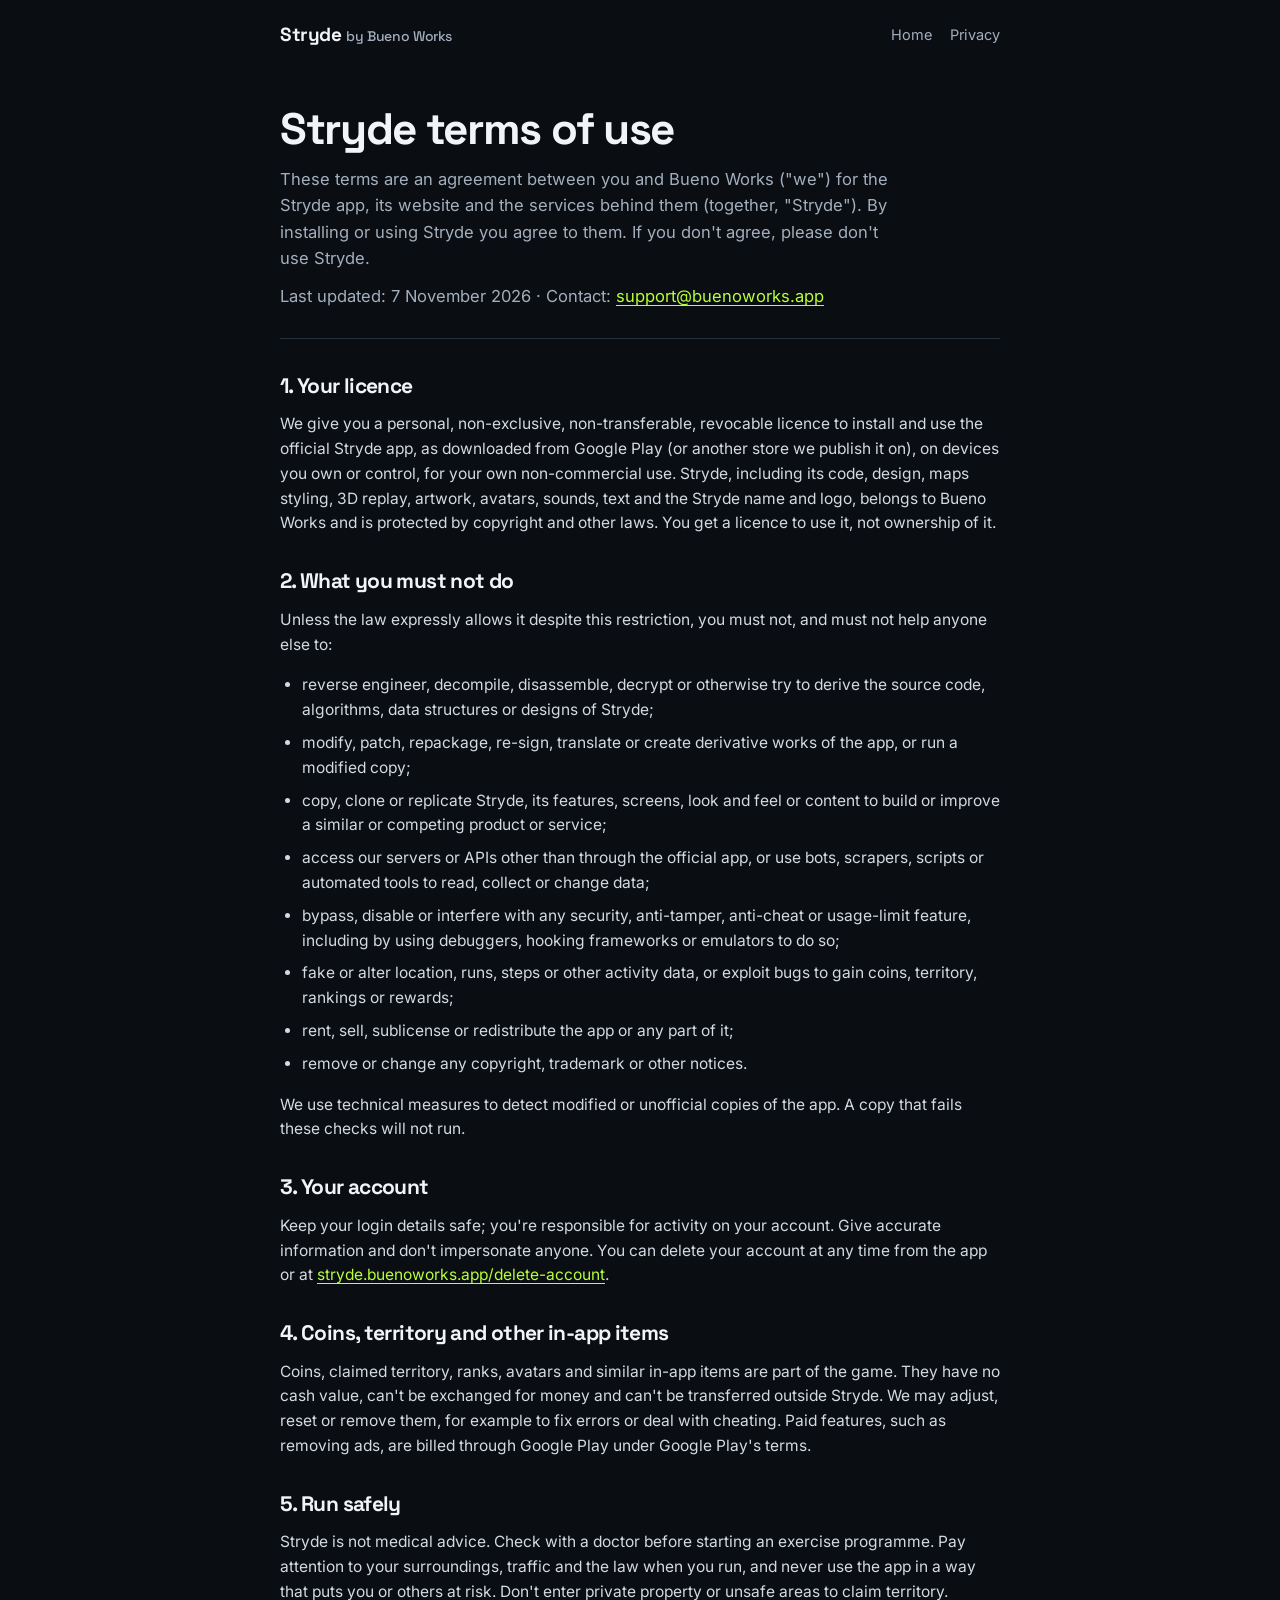
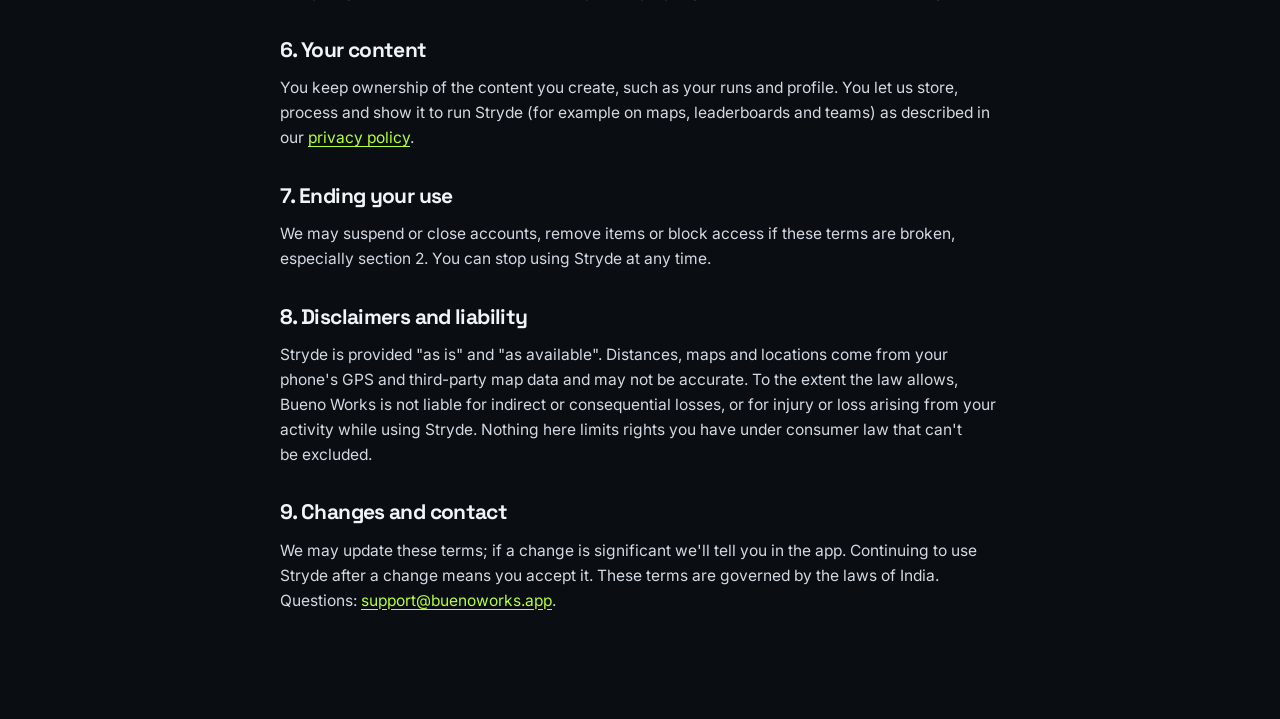
<file: terms/index.html>
<!doctype html>
<html lang="en"><head>
<meta charset="utf-8"><meta name="viewport" content="width=device-width,initial-scale=1">
<title>Stryde terms of use · Stryde</title>
<meta name="description" content="The terms for using the Stryde running app and website.">
<link rel="icon" href="/logo.png">
<link rel="stylesheet" href="/style.css">
<script async src="https://www.googletagmanager.com/gtag/js?id=G-XP8HQCZ71S"></script><script>window.dataLayer=window.dataLayer||[];function gtag(){dataLayer.push(arguments)}gtag('js',new Date());gtag('config','G-XP8HQCZ71S');document.addEventListener('click',e=>{const a=e.target.closest&&e.target.closest('a[href*="play.google.com"],a[href^="/play"],a[href^="intent:"]');if(a)gtag('event','click_get_app',{link_url:a.href.slice(0,100)})});</script>
</head><body><div class="wrap">
<header class="top"><a class="wordmark" href="/">Stryde <span style="font-weight:500;color:var(--muted);font-size:14px">by Bueno Works</span></a><nav><a href="/">Home</a><a href="/privacy/">Privacy</a></nav></header>
<div class="hero">
  <h1>Stryde terms of use</h1>
  <p>These terms are an agreement between you and Bueno Works ("we") for the Stryde app, its website and the services behind them (together, "Stryde"). By installing or using Stryde you agree to them. If you don't agree, please don't use Stryde.</p>
  <p class="meta">Last updated: 7 November 2026 · Contact: <a href="mailto:support@buenoworks.app">support@buenoworks.app</a></p>
</div>

<section>
  <h2>1. Your licence</h2>
  <p>We give you a personal, non-exclusive, non-transferable, revocable licence to install and use the official Stryde app, as downloaded from Google Play (or another store we publish it on), on devices you own or control, for your own non-commercial use. Stryde, including its code, design, maps styling, 3D replay, artwork, avatars, sounds, text and the Stryde name and logo, belongs to Bueno Works and is protected by copyright and other laws. You get a licence to use it, not ownership of it.</p>
</section>

<section>
  <h2>2. What you must not do</h2>
  <p>Unless the law expressly allows it despite this restriction, you must not, and must not help anyone else to:</p>
  <ul>
    <li>reverse engineer, decompile, disassemble, decrypt or otherwise try to derive the source code, algorithms, data structures or designs of Stryde;</li>
    <li>modify, patch, repackage, re-sign, translate or create derivative works of the app, or run a modified copy;</li>
    <li>copy, clone or replicate Stryde, its features, screens, look and feel or content to build or improve a similar or competing product or service;</li>
    <li>access our servers or APIs other than through the official app, or use bots, scrapers, scripts or automated tools to read, collect or change data;</li>
    <li>bypass, disable or interfere with any security, anti-tamper, anti-cheat or usage-limit feature, including by using debuggers, hooking frameworks or emulators to do so;</li>
    <li>fake or alter location, runs, steps or other activity data, or exploit bugs to gain coins, territory, rankings or rewards;</li>
    <li>rent, sell, sublicense or redistribute the app or any part of it;</li>
    <li>remove or change any copyright, trademark or other notices.</li>
  </ul>
  <p>We use technical measures to detect modified or unofficial copies of the app. A copy that fails these checks will not run.</p>
</section>

<section>
  <h2>3. Your account</h2>
  <p>Keep your login details safe; you're responsible for activity on your account. Give accurate information and don't impersonate anyone. You can delete your account at any time from the app or at <a href="/delete-account/">stryde.buenoworks.app/delete-account</a>.</p>
</section>

<section>
  <h2>4. Coins, territory and other in-app items</h2>
  <p>Coins, claimed territory, ranks, avatars and similar in-app items are part of the game. They have no cash value, can't be exchanged for money and can't be transferred outside Stryde. We may adjust, reset or remove them, for example to fix errors or deal with cheating. Paid features, such as removing ads, are billed through Google Play under Google Play's terms.</p>
</section>

<section>
  <h2>5. Run safely</h2>
  <p>Stryde is not medical advice. Check with a doctor before starting an exercise programme. Pay attention to your surroundings, traffic and the law when you run, and never use the app in a way that puts you or others at risk. Don't enter private property or unsafe areas to claim territory.</p>
</section>

<section>
  <h2>6. Your content</h2>
  <p>You keep ownership of the content you create, such as your runs and profile. You let us store, process and show it to run Stryde (for example on maps, leaderboards and teams) as described in our <a href="/privacy/">privacy policy</a>.</p>
</section>

<section>
  <h2>7. Ending your use</h2>
  <p>We may suspend or close accounts, remove items or block access if these terms are broken, especially section 2. You can stop using Stryde at any time.</p>
</section>

<section>
  <h2>8. Disclaimers and liability</h2>
  <p>Stryde is provided "as is" and "as available". Distances, maps and locations come from your phone's GPS and third-party map data and may not be accurate. To the extent the law allows, Bueno Works is not liable for indirect or consequential losses, or for injury or loss arising from your activity while using Stryde. Nothing here limits rights you have under consumer law that can't be excluded.</p>
</section>

<section>
  <h2>9. Changes and contact</h2>
  <p>We may update these terms; if a change is significant we'll tell you in the app. Continuing to use Stryde after a change means you accept it. These terms are governed by the laws of India. Questions: <a href="mailto:support@buenoworks.app">support@buenoworks.app</a>.</p>
</section>
</div></body></html>
</file>
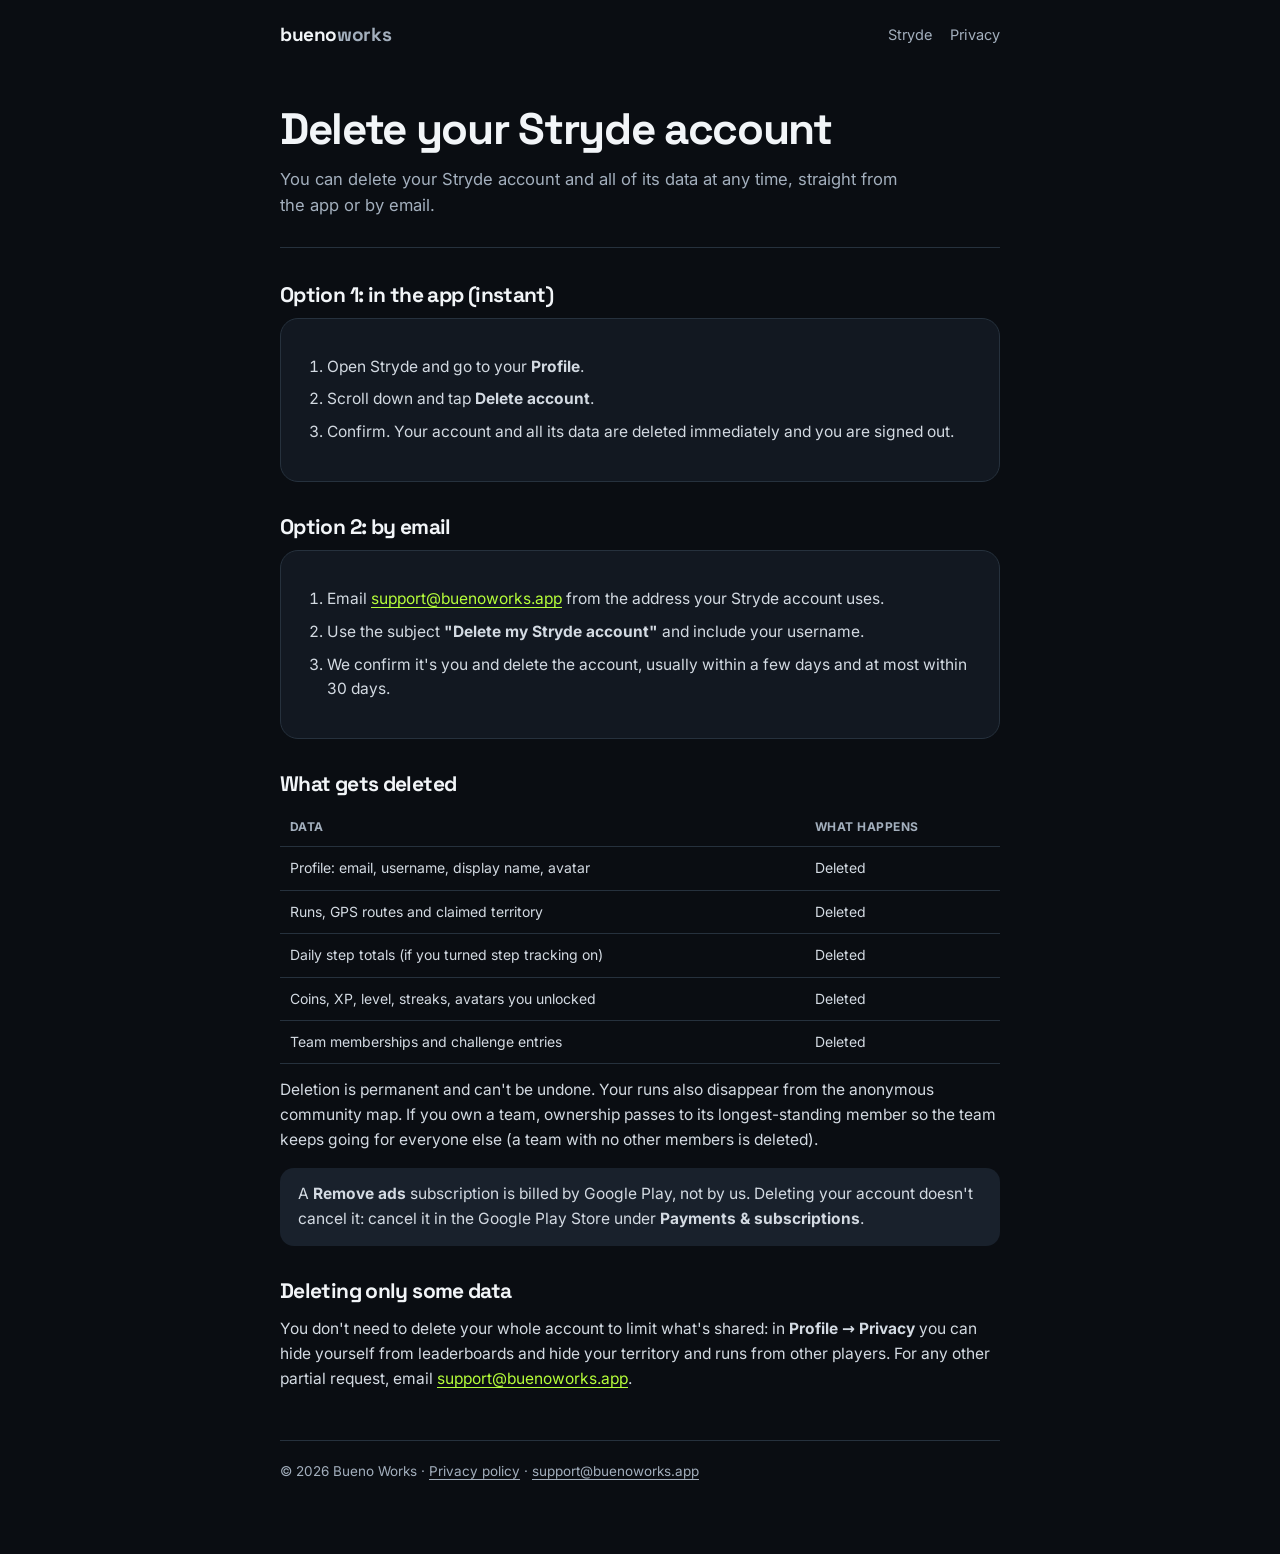
<file: stryde/delete-account/index.html>
<!doctype html>
<html lang="en"><head>
<meta charset="utf-8"><meta name="viewport" content="width=device-width,initial-scale=1">
<title>Delete your Stryde account · Bueno Works</title>
<meta name="description" content="How to delete your Stryde account and all its data, in the app or by email.">
<link rel="stylesheet" href="/style.css">
</head><body><div class="wrap">
<header class="top"><a class="wordmark" href="/">bueno<span>works</span></a><nav><a href="/stryde/">Stryde</a><a href="/stryde/privacy/">Privacy</a></nav></header>
<div class="hero">
  <h1>Delete your Stryde account</h1>
  <p>You can delete your Stryde account and all of its data at any time, straight from the app or by email.</p>
</div>

<section>
  <h2>Option 1: in the app (instant)</h2>
  <div class="card"><ol>
    <li>Open Stryde and go to your <b>Profile</b>.</li>
    <li>Scroll down and tap <b>Delete account</b>.</li>
    <li>Confirm. Your account and all its data are deleted immediately and you are signed out.</li>
  </ol></div>
</section>

<section>
  <h2>Option 2: by email</h2>
  <div class="card"><ol>
    <li>Email <a href="mailto:support@buenoworks.app?subject=Delete%20my%20Stryde%20account">support@buenoworks.app</a> from the address your Stryde account uses.</li>
    <li>Use the subject <b>"Delete my Stryde account"</b> and include your username.</li>
    <li>We confirm it's you and delete the account, usually within a few days and at most within 30 days.</li>
  </ol></div>
</section>

<section>
  <h2>What gets deleted</h2>
  <div class="table-wrap"><table>
    <tr><th>Data</th><th>What happens</th></tr>
    <tr><td>Profile: email, username, display name, avatar</td><td>Deleted</td></tr>
    <tr><td>Runs, GPS routes and claimed territory</td><td>Deleted</td></tr>
    <tr><td>Daily step totals (if you turned step tracking on)</td><td>Deleted</td></tr>
    <tr><td>Coins, XP, level, streaks, avatars you unlocked</td><td>Deleted</td></tr>
    <tr><td>Team memberships and challenge entries</td><td>Deleted</td></tr>
  </table></div>
  <p style="margin-top:14px">Deletion is permanent and can't be undone. Your runs also disappear from the anonymous community map. If you own a team, ownership passes to its longest-standing member so the team keeps going for everyone else (a team with no other members is deleted).</p>
  <p class="note">A <b>Remove ads</b> subscription is billed by Google Play, not by us. Deleting your account doesn't cancel it: cancel it in the Google Play Store under <b>Payments &amp; subscriptions</b>.</p>
</section>

<section>
  <h2>Deleting only some data</h2>
  <p>You don't need to delete your whole account to limit what's shared: in <b>Profile → Privacy</b> you can hide yourself from leaderboards and hide your territory and runs from other players. For any other partial request, email <a href="mailto:support@buenoworks.app">support@buenoworks.app</a>.</p>
</section>

<footer>© 2026 Bueno Works · <a href="/stryde/privacy/">Privacy policy</a> · <a href="mailto:support@buenoworks.app">support@buenoworks.app</a></footer>
</div></body></html>
</file>
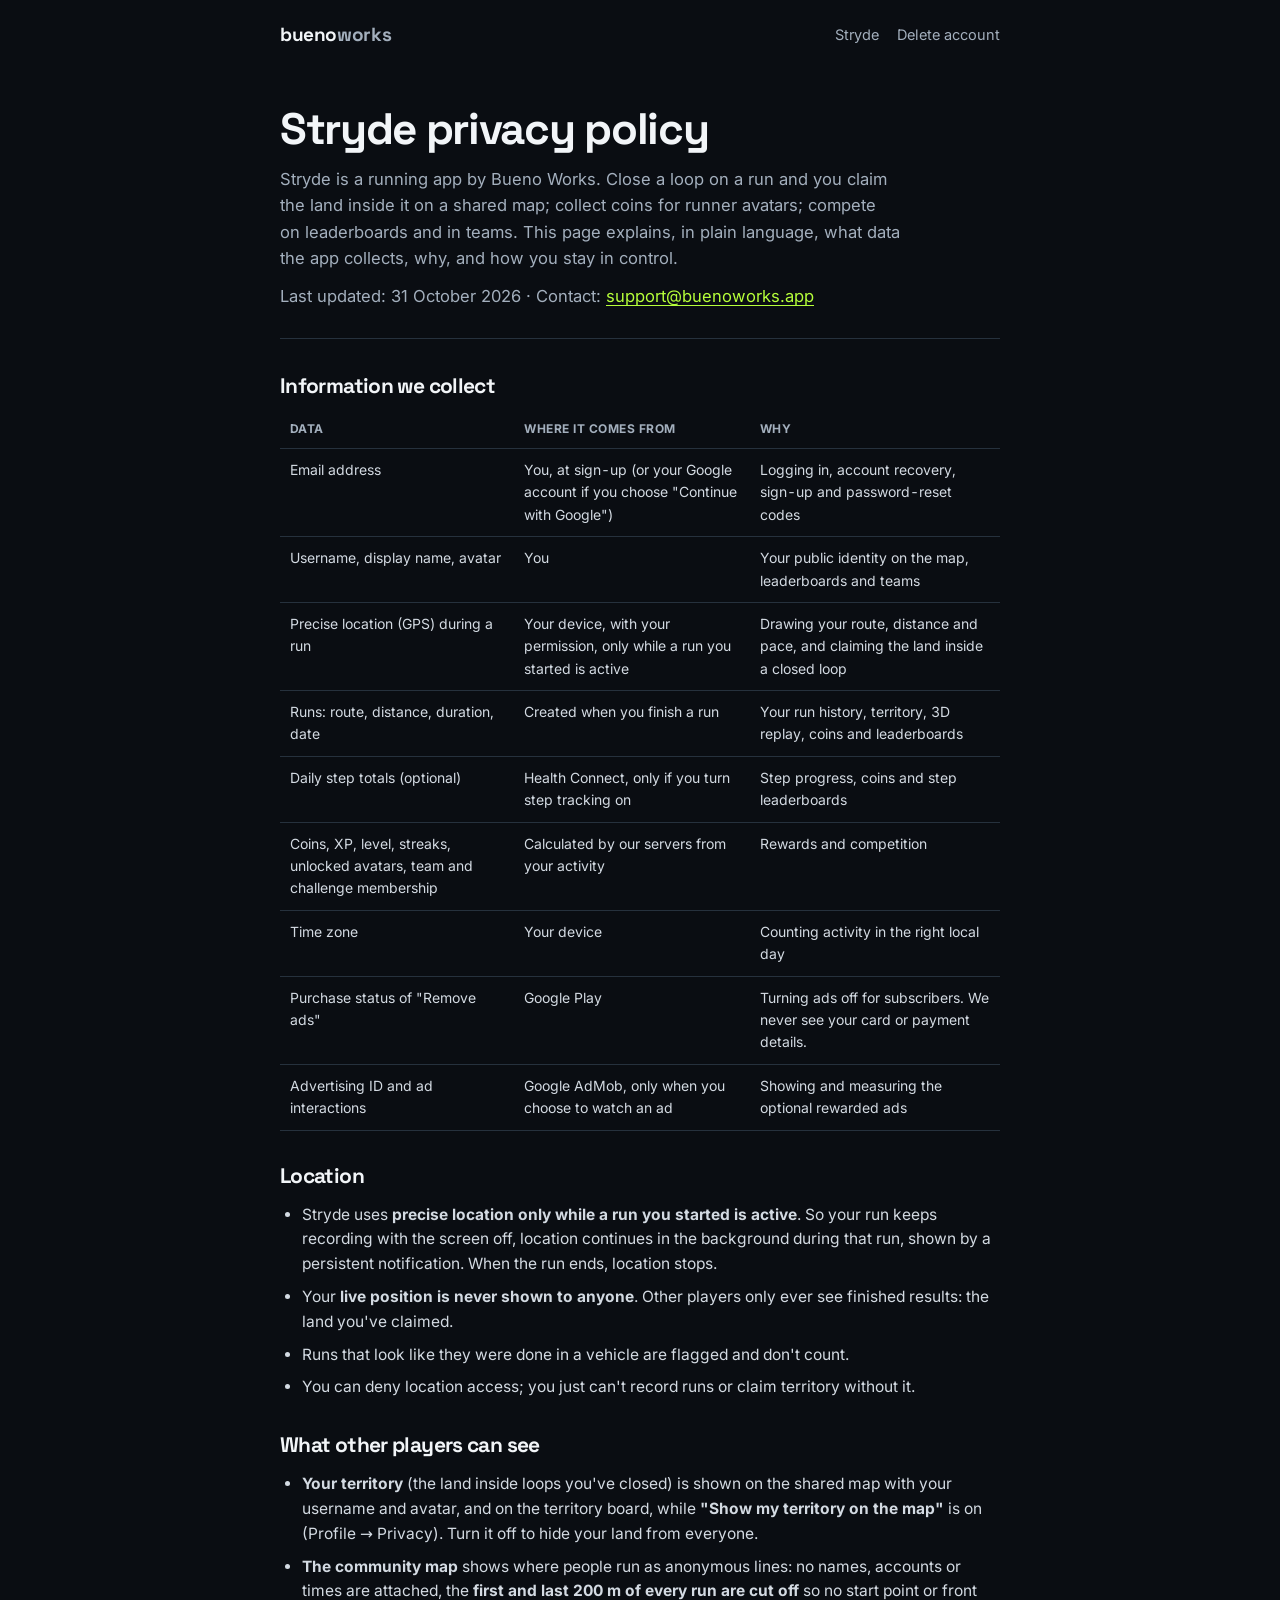
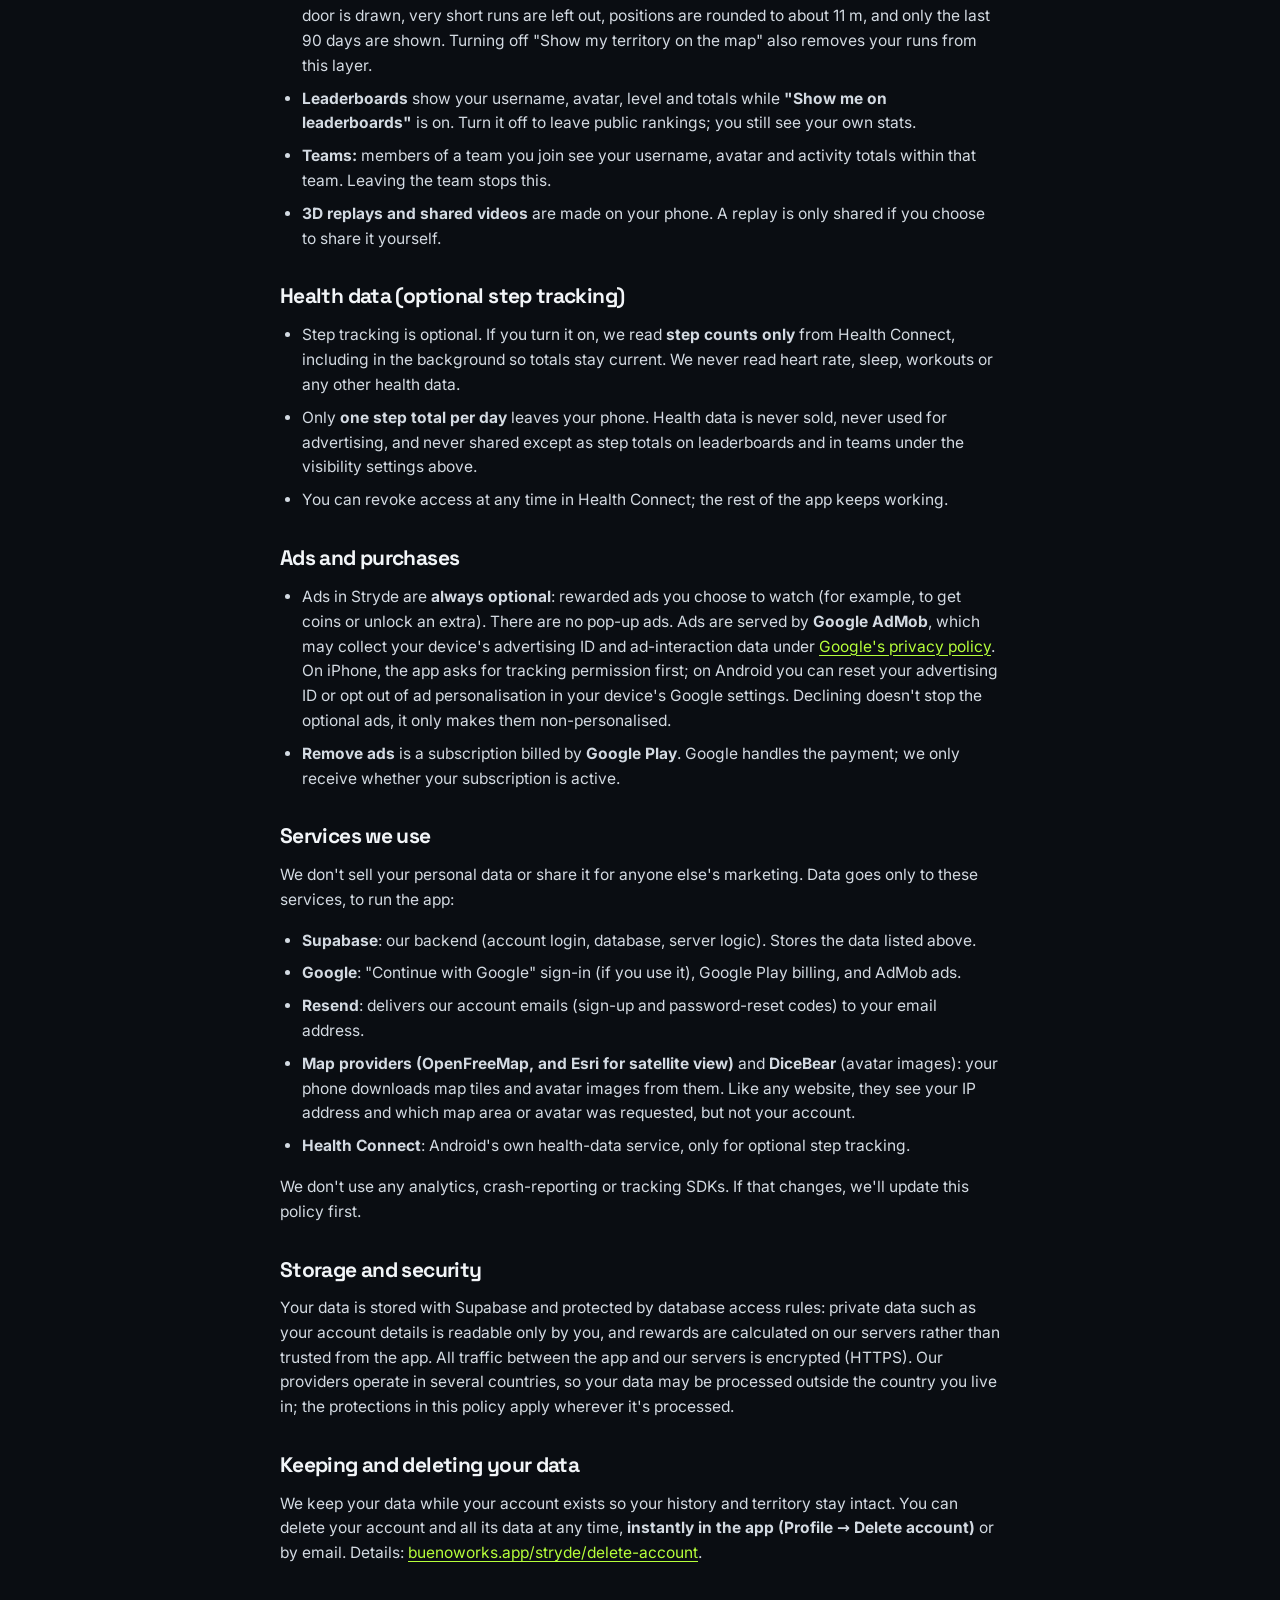
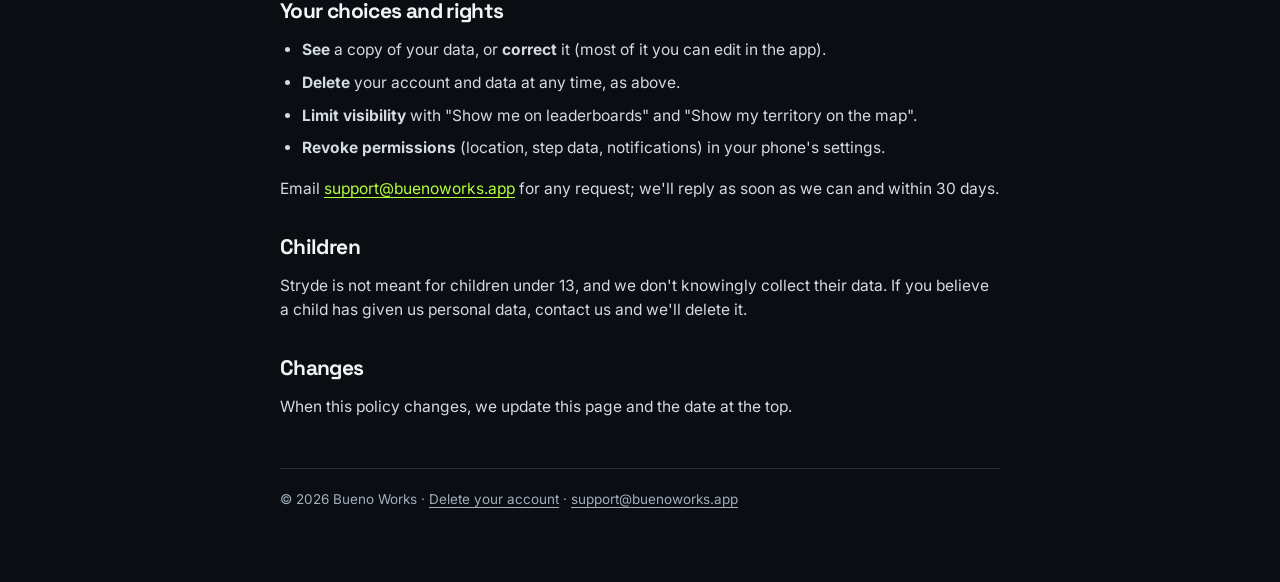
<file: stryde/privacy/index.html>
<!doctype html>
<html lang="en"><head>
<meta charset="utf-8"><meta name="viewport" content="width=device-width,initial-scale=1">
<title>Stryde privacy policy · Bueno Works</title>
<meta name="description" content="What data the Stryde running app collects, why, who it's shared with, and how you stay in control.">
<link rel="stylesheet" href="/style.css">
</head><body><div class="wrap">
<header class="top"><a class="wordmark" href="/">bueno<span>works</span></a><nav><a href="/stryde/">Stryde</a><a href="/stryde/delete-account/">Delete account</a></nav></header>
<div class="hero">
  <h1>Stryde privacy policy</h1>
  <p>Stryde is a running app by Bueno Works. Close a loop on a run and you claim the land inside it on a shared map; collect coins for runner avatars; compete on leaderboards and in teams. This page explains, in plain language, what data the app collects, why, and how you stay in control.</p>
  <p class="meta">Last updated: 31 October 2026 · Contact: <a href="mailto:support@buenoworks.app">support@buenoworks.app</a></p>
</div>

<section>
  <h2>Information we collect</h2>
  <div class="table-wrap"><table>
    <tr><th>Data</th><th>Where it comes from</th><th>Why</th></tr>
    <tr><td>Email address</td><td>You, at sign-up (or your Google account if you choose "Continue with Google")</td><td>Logging in, account recovery, sign-up and password-reset codes</td></tr>
    <tr><td>Username, display name, avatar</td><td>You</td><td>Your public identity on the map, leaderboards and teams</td></tr>
    <tr><td>Precise location (GPS) during a run</td><td>Your device, with your permission, only while a run you started is active</td><td>Drawing your route, distance and pace, and claiming the land inside a closed loop</td></tr>
    <tr><td>Runs: route, distance, duration, date</td><td>Created when you finish a run</td><td>Your run history, territory, 3D replay, coins and leaderboards</td></tr>
    <tr><td>Daily step totals (optional)</td><td>Health Connect, only if you turn step tracking on</td><td>Step progress, coins and step leaderboards</td></tr>
    <tr><td>Coins, XP, level, streaks, unlocked avatars, team and challenge membership</td><td>Calculated by our servers from your activity</td><td>Rewards and competition</td></tr>
    <tr><td>Time zone</td><td>Your device</td><td>Counting activity in the right local day</td></tr>
    <tr><td>Purchase status of "Remove ads"</td><td>Google Play</td><td>Turning ads off for subscribers. We never see your card or payment details.</td></tr>
    <tr><td>Advertising ID and ad interactions</td><td>Google AdMob, only when you choose to watch an ad</td><td>Showing and measuring the optional rewarded ads</td></tr>
  </table></div>
</section>

<section>
  <h2>Location</h2>
  <ul>
    <li>Stryde uses <b>precise location only while a run you started is active</b>. So your run keeps recording with the screen off, location continues in the background during that run, shown by a persistent notification. When the run ends, location stops.</li>
    <li>Your <b>live position is never shown to anyone</b>. Other players only ever see finished results: the land you've claimed.</li>
    <li>Runs that look like they were done in a vehicle are flagged and don't count.</li>
    <li>You can deny location access; you just can't record runs or claim territory without it.</li>
  </ul>
</section>

<section>
  <h2>What other players can see</h2>
  <ul>
    <li><b>Your territory</b> (the land inside loops you've closed) is shown on the shared map with your username and avatar, and on the territory board, while <b>"Show my territory on the map"</b> is on (Profile → Privacy). Turn it off to hide your land from everyone.</li>
    <li><b>The community map</b> shows where people run as anonymous lines: no names, accounts or times are attached, the <b>first and last 200 m of every run are cut off</b> so no start point or front door is drawn, very short runs are left out, positions are rounded to about 11 m, and only the last 90 days are shown. Turning off "Show my territory on the map" also removes your runs from this layer.</li>
    <li><b>Leaderboards</b> show your username, avatar, level and totals while <b>"Show me on leaderboards"</b> is on. Turn it off to leave public rankings; you still see your own stats.</li>
    <li><b>Teams:</b> members of a team you join see your username, avatar and activity totals within that team. Leaving the team stops this.</li>
    <li><b>3D replays and shared videos</b> are made on your phone. A replay is only shared if you choose to share it yourself.</li>
  </ul>
</section>

<section>
  <h2>Health data (optional step tracking)</h2>
  <ul>
    <li>Step tracking is optional. If you turn it on, we read <b>step counts only</b> from Health Connect, including in the background so totals stay current. We never read heart rate, sleep, workouts or any other health data.</li>
    <li>Only <b>one step total per day</b> leaves your phone. Health data is never sold, never used for advertising, and never shared except as step totals on leaderboards and in teams under the visibility settings above.</li>
    <li>You can revoke access at any time in Health Connect; the rest of the app keeps working.</li>
  </ul>
</section>

<section>
  <h2>Ads and purchases</h2>
  <ul>
    <li>Ads in Stryde are <b>always optional</b>: rewarded ads you choose to watch (for example, to get coins or unlock an extra). There are no pop-up ads. Ads are served by <b>Google AdMob</b>, which may collect your device's advertising ID and ad-interaction data under <a href="https://policies.google.com/privacy">Google's privacy policy</a>. On iPhone, the app asks for tracking permission first; on Android you can reset your advertising ID or opt out of ad personalisation in your device's Google settings. Declining doesn't stop the optional ads, it only makes them non-personalised.</li>
    <li><b>Remove ads</b> is a subscription billed by <b>Google Play</b>. Google handles the payment; we only receive whether your subscription is active.</li>
  </ul>
</section>

<section>
  <h2>Services we use</h2>
  <p>We don't sell your personal data or share it for anyone else's marketing. Data goes only to these services, to run the app:</p>
  <ul>
    <li><b>Supabase</b>: our backend (account login, database, server logic). Stores the data listed above.</li>
    <li><b>Google</b>: "Continue with Google" sign-in (if you use it), Google Play billing, and AdMob ads.</li>
    <li><b>Resend</b>: delivers our account emails (sign-up and password-reset codes) to your email address.</li>
    <li><b>Map providers (OpenFreeMap, and Esri for satellite view)</b> and <b>DiceBear</b> (avatar images): your phone downloads map tiles and avatar images from them. Like any website, they see your IP address and which map area or avatar was requested, but not your account.</li>
    <li><b>Health Connect</b>: Android's own health-data service, only for optional step tracking.</li>
  </ul>
  <p>We don't use any analytics, crash-reporting or tracking SDKs. If that changes, we'll update this policy first.</p>
</section>

<section>
  <h2>Storage and security</h2>
  <p>Your data is stored with Supabase and protected by database access rules: private data such as your account details is readable only by you, and rewards are calculated on our servers rather than trusted from the app. All traffic between the app and our servers is encrypted (HTTPS). Our providers operate in several countries, so your data may be processed outside the country you live in; the protections in this policy apply wherever it's processed.</p>
</section>

<section>
  <h2>Keeping and deleting your data</h2>
  <p>We keep your data while your account exists so your history and territory stay intact. You can delete your account and all its data at any time, <b>instantly in the app (Profile → Delete account)</b> or by email. Details: <a href="/stryde/delete-account/">buenoworks.app/stryde/delete-account</a>.</p>
</section>

<section>
  <h2>Your choices and rights</h2>
  <ul>
    <li><b>See</b> a copy of your data, or <b>correct</b> it (most of it you can edit in the app).</li>
    <li><b>Delete</b> your account and data at any time, as above.</li>
    <li><b>Limit visibility</b> with "Show me on leaderboards" and "Show my territory on the map".</li>
    <li><b>Revoke permissions</b> (location, step data, notifications) in your phone's settings.</li>
  </ul>
  <p>Email <a href="mailto:support@buenoworks.app">support@buenoworks.app</a> for any request; we'll reply as soon as we can and within 30 days.</p>
</section>

<section>
  <h2>Children</h2>
  <p>Stryde is not meant for children under 13, and we don't knowingly collect their data. If you believe a child has given us personal data, contact us and we'll delete it.</p>
</section>

<section>
  <h2>Changes</h2>
  <p>When this policy changes, we update this page and the date at the top.</p>
</section>

<footer>© 2026 Bueno Works · <a href="/stryde/delete-account/">Delete your account</a> · <a href="mailto:support@buenoworks.app">support@buenoworks.app</a></footer>
</div></body></html>
</file>
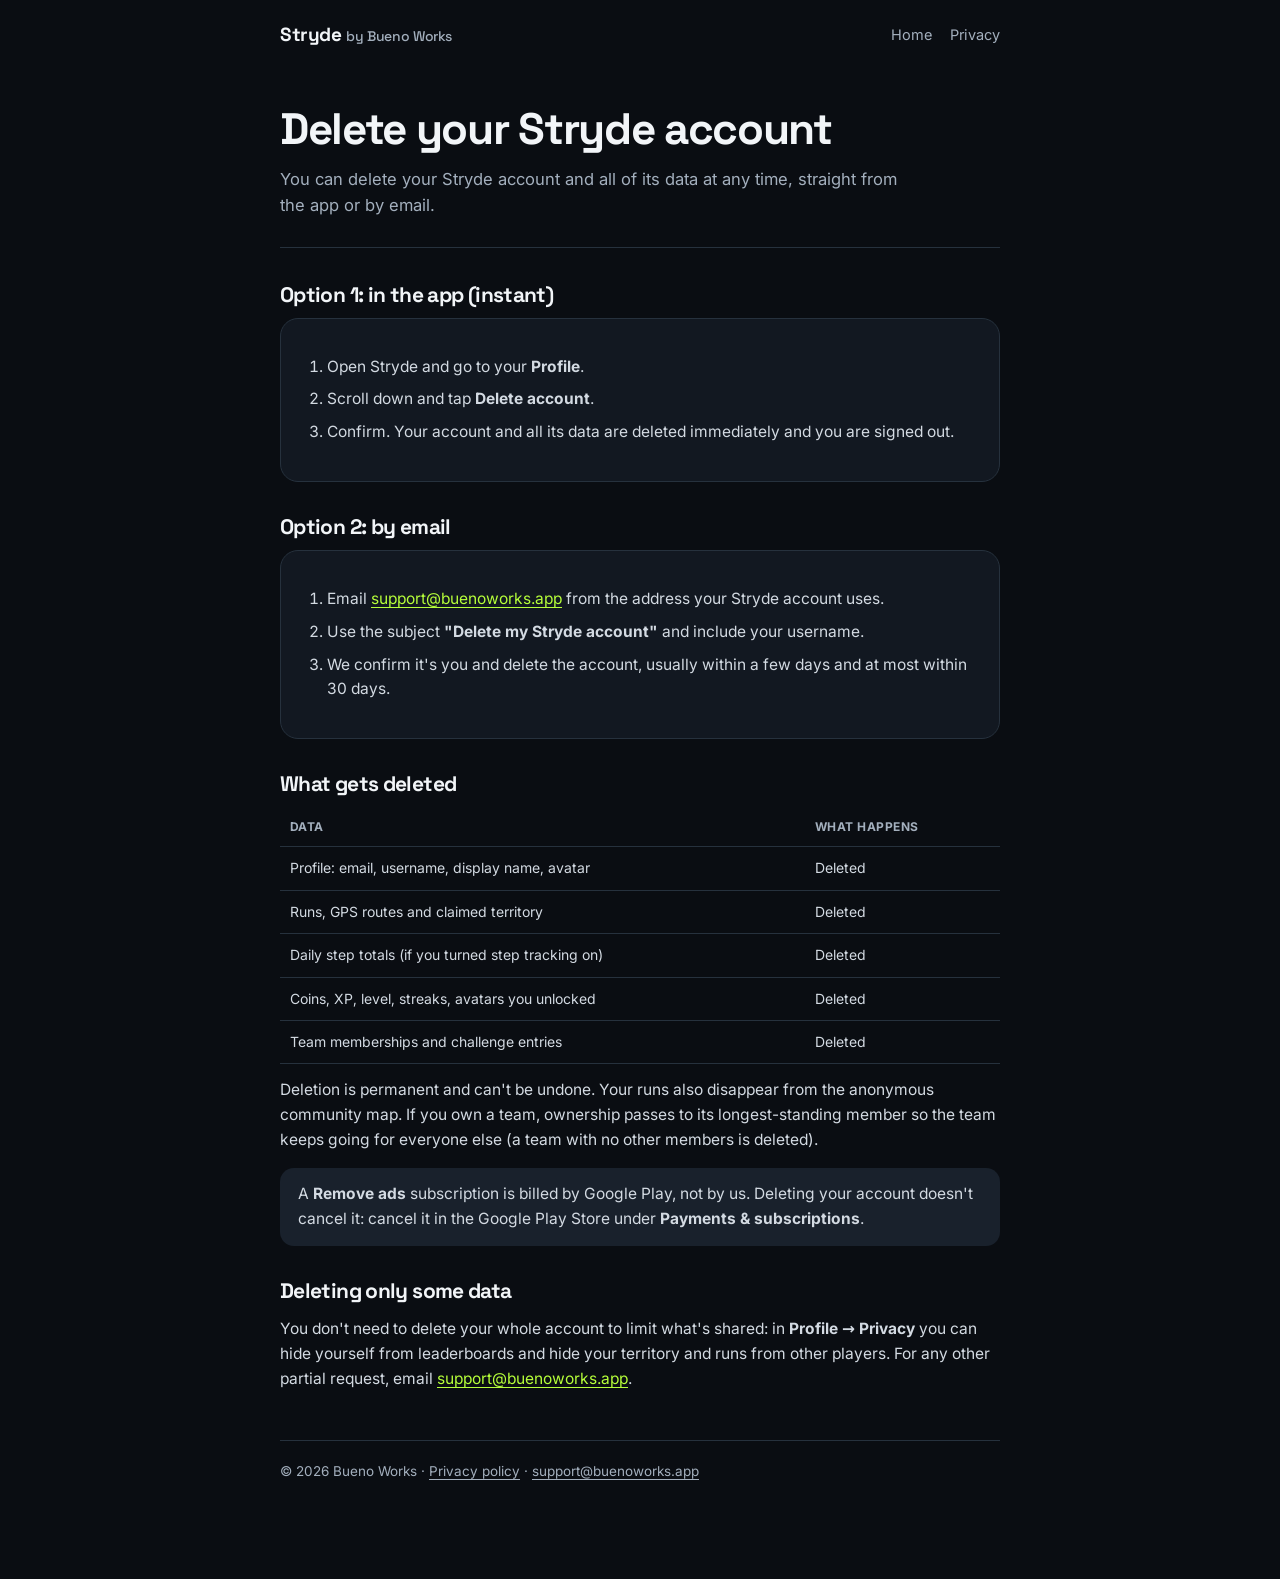
<file: delete-account.html>
<!doctype html>
<html lang="en"><head>
<meta charset="utf-8"><meta name="viewport" content="width=device-width,initial-scale=1">
<title>Delete your Stryde account</title>
<meta http-equiv="refresh" content="0; url=/delete-account/">
<link rel="canonical" href="https://stryde.buenoworks.app/delete-account/">
<script async src="https://www.googletagmanager.com/gtag/js?id=G-XP8HQCZ71S"></script><script>window.dataLayer=window.dataLayer||[];function gtag(){dataLayer.push(arguments)}gtag('js',new Date());gtag('config','G-XP8HQCZ71S');document.addEventListener('click',e=>{const a=e.target.closest&&e.target.closest('a[href*="play.google.com"],a[href^="/play"],a[href^="intent:"]');if(a)gtag('event','click_get_app',{link_url:a.href.slice(0,100)})});</script>
</head><body><p>This page moved to <a href="/delete-account/">stryde.buenoworks.app/delete-account</a>.</p></body></html>
</file>
<file: style.css>
@font-face { font-family: "Space Grotesk"; src: url("/fonts/space-grotesk.woff2") format("woff2"); font-weight: 400 700; font-display: swap; }
@font-face { font-family: "Inter"; src: url("/fonts/inter.woff2") format("woff2"); font-weight: 400 700; font-display: swap; }

:root {
  --bg: #0a0d12; --surface: #121821; --surface-2: #19212c; --line: #26313d;
  --ink: #f2f5f8; --muted: #a3afbd; --lime: #b6ff3a; --lime-ink: #10170a; --blue: #2160ff;
  --rival: #ff5c7a; --gold: #ffc24b;
  --display: "Space Grotesk", "Inter", system-ui, sans-serif;
  --body: "Inter", system-ui, -apple-system, "Segoe UI", sans-serif;
  --ease-out: cubic-bezier(0.16, 1, 0.3, 1);
  --radius: 18px;
  color-scheme: dark;
  accent-color: var(--lime);
}
* { box-sizing: border-box; }
html { scroll-behavior: smooth; scrollbar-color: #2c3846 var(--bg); }
body { margin: 0; background: var(--bg); color: var(--ink); font: 400 16px/1.6 var(--body); -webkit-font-smoothing: antialiased; text-rendering: optimizeLegibility; }
::selection { background: var(--lime); color: var(--lime-ink); }
a { color: var(--lime); text-underline-offset: 0.2em; text-decoration-thickness: 1px; }
a:hover { text-decoration-thickness: 2px; }
:focus-visible { outline: 2px solid var(--lime); outline-offset: 3px; border-radius: 6px; }
img, video, canvas { display: block; max-width: 100%; }
h1, h2, h3 { font-family: var(--display); letter-spacing: -0.03em; line-height: 1.05; margin: 0; text-wrap: balance; }
p { text-wrap: pretty; }
.sr-only { position: absolute; width: 1px; height: 1px; overflow: hidden; clip: rect(0 0 0 0); white-space: nowrap; }

/* top bar */
.bar { position: absolute; inset: 0 0 auto 0; z-index: 5; display: flex; justify-content: space-between; align-items: center; padding: 18px clamp(16px, 4vw, 40px); pointer-events: none; }
.bar > * { pointer-events: auto; }
.brand { display: flex; align-items: center; gap: 10px; color: var(--ink); text-decoration: none; font: 700 19px/1 var(--display); letter-spacing: -0.02em; }
.brand img { width: 34px; height: 34px; border-radius: 10px; }
.bar nav a { color: var(--muted); text-decoration: none; font-size: 14.5px; margin-left: 20px; }
.bar nav a:hover { color: var(--ink); }

/* hero: the map is the page */
.hero { position: relative; min-height: 100svh; display: grid; align-items: end; overflow: hidden; isolation: isolate; }
.map { position: absolute; inset: 0; z-index: -1; touch-action: none; cursor: crosshair; }
.map canvas { width: 100%; height: 100%; }
.hero::after { content: ""; position: absolute; inset: auto 0 0 0; height: 62%; z-index: -1; pointer-events: none; background: linear-gradient(to top, var(--bg) 18%, rgba(10, 13, 18, 0.86) 48%, rgba(10, 13, 18, 0)); }
.pitch { padding: 0 clamp(16px, 5vw, 64px) clamp(28px, 6vh, 64px); max-width: 760px; pointer-events: none; }
.pitch > * { pointer-events: auto; }
.pitch h1 { font-size: clamp(42px, 8.2vw, 92px); font-weight: 700; }
.pitch h1 em { font-style: normal; color: var(--lime); }
.lede { color: #c9d2dc; font-size: clamp(16.5px, 2vw, 19px); max-width: 52ch; margin: 18px 0 26px; }
.hint { position: absolute; top: 88px; right: clamp(16px, 4vw, 40px); font-size: 13.5px; color: var(--muted); display: flex; align-items: center; gap: 8px; pointer-events: none; transition: opacity 0.5s var(--ease-out); }
.hint svg { width: 18px; height: 18px; }
.toast { position: absolute; z-index: 3; left: 50%; top: 22%; transform: translate(-50%, 8px) scale(0.96); opacity: 0; pointer-events: none; padding: 10px 18px; border-radius: 99px; background: var(--lime); color: var(--lime-ink); font: 700 15px/1.2 var(--display); white-space: nowrap; box-shadow: 0 12px 30px rgba(0, 0, 0, 0.45); transition: opacity 0.35s var(--ease-out), transform 0.5s var(--ease-out); }
.toast.on { opacity: 1; transform: translate(-50%, 0) scale(1); }

/* phones: the map is a playground block, the copy sits below it so the page still scrolls */
@media (max-width: 859px) {
  .hero { min-height: 0; display: block; }
  .map { position: relative; inset: auto; height: 62svh; min-height: 380px; border-bottom: 1px solid var(--line); }
  .hero::after { display: none; }
  .pitch { padding-top: 28px; }
  .hint { top: auto; bottom: calc(100% - 62svh + 14px); bottom: auto; top: calc(62svh - 40px); right: 16px; }
  .toast { top: 18svh; }
}

/* waitlist form */
.join { display: flex; gap: 10px; flex-wrap: wrap; max-width: 520px; }
.join input[type="email"] { flex: 1 1 240px; min-width: 0; height: 54px; padding: 0 18px; border-radius: 14px; border: 1px solid #334050; background: rgba(18, 24, 33, 0.92); color: var(--ink); font: 500 16px var(--body); caret-color: var(--lime); transition: border-color 0.2s; }
.join input[type="email"]::placeholder { color: #7d8a99; }
.join input[type="email"]:hover { border-color: #45546a; }
.join input[type="email"]:focus { outline: none; border-color: var(--lime); }
.join button { height: 54px; padding: 0 24px; border: 0; border-radius: 14px; background: var(--lime); color: var(--lime-ink); font: 700 16px var(--display); cursor: pointer; transition: transform 0.12s var(--ease-out), filter 0.2s; }
.join button:hover { filter: brightness(1.06); }
.join button:active { transform: scale(0.97); }
.join button[disabled] { opacity: 0.6; cursor: progress; }
.join .trap { position: absolute; left: -9999px; }
.join-note { font-size: 13.5px; color: var(--muted); margin: 12px 0 0; min-height: 1.4em; }
.join-note.ok { color: var(--lime); }
.join-note.err { color: var(--rival); }

/* story sections */
.story { padding: clamp(72px, 12vw, 140px) clamp(16px, 5vw, 64px); max-width: 1180px; margin: 0 auto; }
.story h2 { font-size: clamp(32px, 5.4vw, 60px); font-weight: 700; }
.story p.big { font-size: clamp(17px, 2vw, 20px); color: #c9d2dc; max-width: 46ch; margin: 18px 0 0; }
.split { display: grid; gap: clamp(28px, 5vw, 72px); align-items: center; grid-template-columns: 1fr; }
@media (min-width: 860px) { .split { grid-template-columns: 1fr 1fr; } .split.flip > :first-child { order: 2; } }
.clip { position: relative; aspect-ratio: 9 / 16; width: min(100%, 360px); justify-self: center; border-radius: 26px; overflow: hidden; background: var(--surface); box-shadow: 0 30px 60px -20px rgba(0, 0, 0, 0.7), 0 0 0 1px var(--line); }
.clip video, .clip img { width: 100%; height: 100%; object-fit: cover; }
.duo { display: flex; gap: clamp(12px, 3vw, 28px); justify-content: center; margin-top: 44px; }
.duo figure { margin: 0; flex: 0 1 320px; }
.duo .clip { width: 100%; }
.duo figcaption { margin-top: 14px; font: 600 15px var(--display); color: var(--muted); text-align: center; }
.duo figcaption b { color: var(--ink); }
.prices { display: flex; flex-wrap: wrap; gap: 10px; margin-top: 26px; padding: 0; list-style: none; }
.prices li { display: flex; align-items: center; gap: 8px; padding: 9px 14px; border-radius: 99px; background: var(--surface-2); font: 600 15px var(--display); }
.prices .coin { width: 16px; height: 16px; border-radius: 50%; background: radial-gradient(circle at 35% 30%, #fff1b8, var(--gold) 50%, #b47a00); }
.wide { text-align: center; }
.wide p.big { margin-left: auto; margin-right: auto; }
.wide .clip { margin: 44px auto 0; width: min(100%, 420px); }
.facts { display: grid; gap: 18px; margin: 26px 0 0; padding: 0; list-style: none; }
.facts li { display: grid; grid-template-columns: 26px 1fr; gap: 12px; font-size: 16.5px; color: #c9d2dc; }
.facts svg { width: 22px; height: 22px; margin-top: 2px; color: var(--lime); }
.facts b { color: var(--ink); }
.diagram { width: 100%; max-width: 480px; justify-self: center; }
.close { text-align: center; padding-bottom: clamp(56px, 9vw, 96px); }
.close h2 { font-size: clamp(36px, 6.4vw, 72px); }
.close .join { margin: 30px auto 0; justify-content: center; }
.soon { margin-top: 18px; color: var(--muted); font-size: 14.5px; }
.site-foot { border-top: 1px solid var(--line); padding: 26px clamp(16px, 5vw, 64px) 40px; display: flex; flex-wrap: wrap; gap: 10px 24px; justify-content: space-between; color: var(--muted); font-size: 14px; }
.site-foot a { color: var(--muted); }
.site-foot nav { display: flex; gap: 20px; flex-wrap: wrap; }

/* reveal: content stays visible without JS */
.js .reveal { opacity: 0; transform: translateY(18px); transition: opacity 0.9s var(--ease-out), transform 0.9s var(--ease-out); }
.js .reveal.in { opacity: 1; transform: none; }
@media (prefers-reduced-motion: reduce) { html { scroll-behavior: auto; } .js .reveal { opacity: 1; transform: none; transition: none; } .toast { transition: none; } }

/* document pages (privacy, delete account) */
.wrap { max-width: 760px; margin: 0 auto; padding: 0 20px 72px; }
.top { display: flex; align-items: center; justify-content: space-between; padding: 22px 0; gap: 12px; flex-wrap: wrap; }
.wordmark { font: 700 19px/1 var(--display); letter-spacing: -0.02em; color: var(--ink); text-decoration: none; }
.wordmark span { color: var(--muted) !important; }
.top nav a { margin-left: 18px; font-size: 14.5px; color: var(--muted); text-decoration: none; }
.top nav a:hover { color: var(--ink); }
.wrap > .hero { min-height: 0; display: block; overflow: visible; padding: 36px 0 28px; border-bottom: 1px solid var(--line); margin-bottom: 36px; }
.wrap > .hero::after { display: none; }
.wrap > .hero h1 { font-size: clamp(30px, 6vw, 44px); margin: 0 0 14px; }
.wrap > .hero p { font-size: 16.5px; color: var(--muted); margin: 0; max-width: 62ch; }
.meta { font-size: 13.5px; color: var(--muted); margin-top: 12px !important; }
.wrap section { margin-bottom: 34px; }
.wrap h2 { font-size: 21px; margin: 0 0 12px; }
.wrap p, .wrap li { font-size: 15.5px; color: #d3dae2; }
.wrap ul, .wrap ol { padding-left: 22px; }
.wrap li { margin-bottom: 8px; }
.card { background: var(--surface); border: 1px solid var(--line); border-radius: var(--radius); padding: 20px 24px; }
.app { display: flex; gap: 18px; align-items: center; }
.app img { width: 72px; height: 72px; border-radius: 18px; flex: none; }
.pill { display: inline-block; font: 700 12px/1 var(--display); padding: 5px 10px; border-radius: 99px; background: var(--lime); color: var(--lime-ink); margin-left: 6px; vertical-align: 3px; }
.table-wrap { overflow-x: auto; }
table { width: 100%; border-collapse: collapse; font-size: 14px; font-variant-numeric: tabular-nums; }
th, td { text-align: left; padding: 10px; border-bottom: 1px solid var(--line); vertical-align: top; color: #d3dae2; }
th { color: var(--muted); font-size: 12px; text-transform: uppercase; letter-spacing: 0.04em; }
.note { background: var(--surface-2); padding: 14px 18px; border-radius: 14px; }
.links a { display: inline-block; margin: 0 14px 8px 0; }
footer { margin-top: 48px; padding-top: 20px; border-top: 1px solid var(--line); font-size: 13.5px; color: var(--muted); }
footer a { color: var(--muted); }

/* Google Play pre-register button */
.play { display: inline-flex; align-items: center; gap: 12px; height: 58px; padding: 0 22px 0 18px; margin: 0 0 18px; border-radius: 14px; background: #f2f5f8; color: #0a0d12; text-decoration: none; font: 700 19px/1.05 var(--display); transition: transform 0.12s var(--ease-out), box-shadow 0.25s var(--ease-out); box-shadow: 0 0 0 0 rgba(182,255,58,0); }
.play:hover { box-shadow: 0 0 0 4px rgba(182,255,58,0.35); }
.play:active { transform: scale(0.97); }
.play svg { width: 26px; height: 26px; color: #0a0d12; }
.play small { display: block; font: 500 12px/1.2 var(--body); color: #3d4652; margin-bottom: 2px; }
.close .play { margin: 26px auto 0; }

/* phone choice on the waitlist form */
.join .os { display: flex; gap: 6px; border: 0; padding: 0; margin: 0; flex: 1 0 100%; order: -1; }
.join .os label { display: inline-flex; align-items: center; gap: 7px; padding: 8px 14px; border-radius: 99px; background: rgba(18,24,33,.92); border: 1px solid #334050; font-size: 14.5px; color: #c9d2dc; cursor: pointer; }
.join .os input { accent-color: var(--lime); margin: 0; }
.join .os label:has(input:checked) { border-color: var(--lime); color: var(--ink); }
</file>
